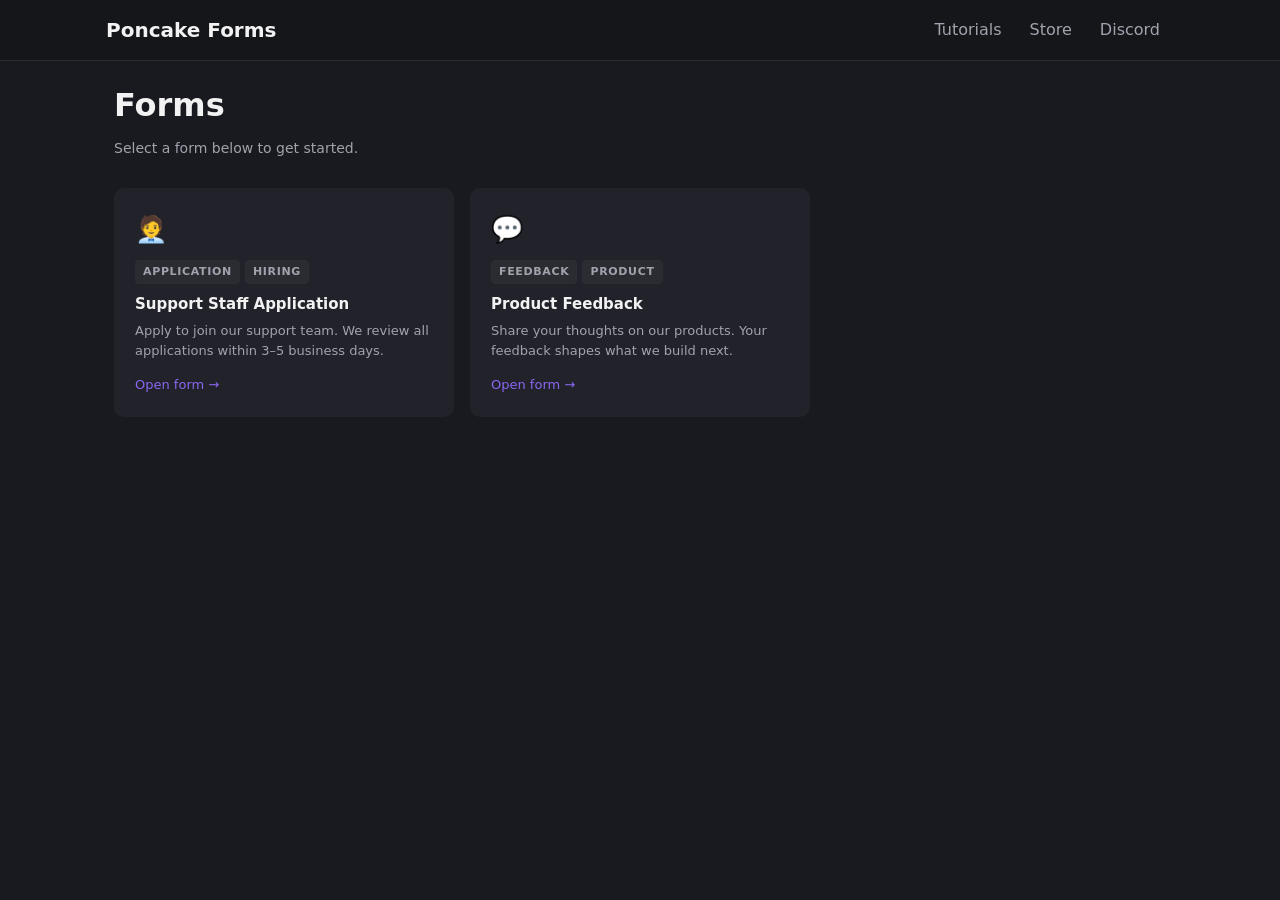
<file: index.html>
<!DOCTYPE html>
<html>
<head>
  <title>Forms — poncake.dev</title>
  <link rel="icon" href="data:image/svg+xml,<svg xmlns=%22http://www.w3.org/2000/svg%22 viewBox=%220 0 100 100%22><text y=%22.9em%22 font-size=%2290%22>📋</text></svg>">
  <meta charset="UTF-8">
  <meta name="viewport" content="width=device-width, initial-scale=1.0">
  <link rel="stylesheet" href="style.css">
</head>
<body>

<div class="nav">
  <div class="nav-inner">
    <strong>Poncake Forms</strong>
    <div class="nav-links">
      <a href="https://tutorials.poncake.dev" target="_blank">Tutorials</a>
      <a href="https://poncake.dev" target="_blank">Store</a>
      <a href="https://discord.gg/7nt8MUVpcD" target="_blank">Discord</a>
    </div>
  </div>
</div>

<div class="container">
  <div class="page-header">
    <h1>Forms</h1>
    <p>Select a form below to get started.</p>
  </div>

  <div class="forms-grid" id="forms-grid">
    <!-- Cards rendered by JS from FORMS config below -->
  </div>
</div>

<script>
// ================================================================
//  FORMS CONFIG
//  To add a new form: copy an object below, paste it inside the
//  array, fill in your values, and create the matching HTML file
//  in the /forms/ directory.
// ================================================================
const FORMS = [
  {
    title:       "Support Staff Application",
    description: "Apply to join our support team. We review all applications within 3–5 business days.",
    icon:        "🧑‍💼",
    tags:        ["Application", "Hiring"],
    href:        "/support-staff/"
  },
  {
    title:       "Product Feedback",
    description: "Share your thoughts on our products. Your feedback shapes what we build next.",
    icon:        "💬",
    tags:        ["Feedback", "Product"],
    href:        "/feedback/"
  }
  // ✅ ADD MORE FORMS HERE — follow the pattern above
  // {
  //   title:       "Bug Report",
  //   description: "Found something broken? Let us know and we'll fix it fast.",
  //   icon:        "🐛",
  //   tags:        ["Support", "Dev"],
  //   href:        "forms/bug-report.html"
  // },
];
// ================================================================

const grid = document.getElementById('forms-grid');

FORMS.forEach(form => {
  const a = document.createElement('a');
  a.href = form.href;
  a.className = 'form-card';
  a.innerHTML = `
    <div class="form-card-icon">${form.icon}</div>
    <div class="form-card-tags">${form.tags.map(t => `<span class="tag">${t}</span>`).join('')}</div>
    <h2>${form.title}</h2>
    <p>${form.description}</p>
    <div class="form-card-cta">Open form →</div>
  `;
  grid.appendChild(a);
});
</script>

</body>
</html>
</file>
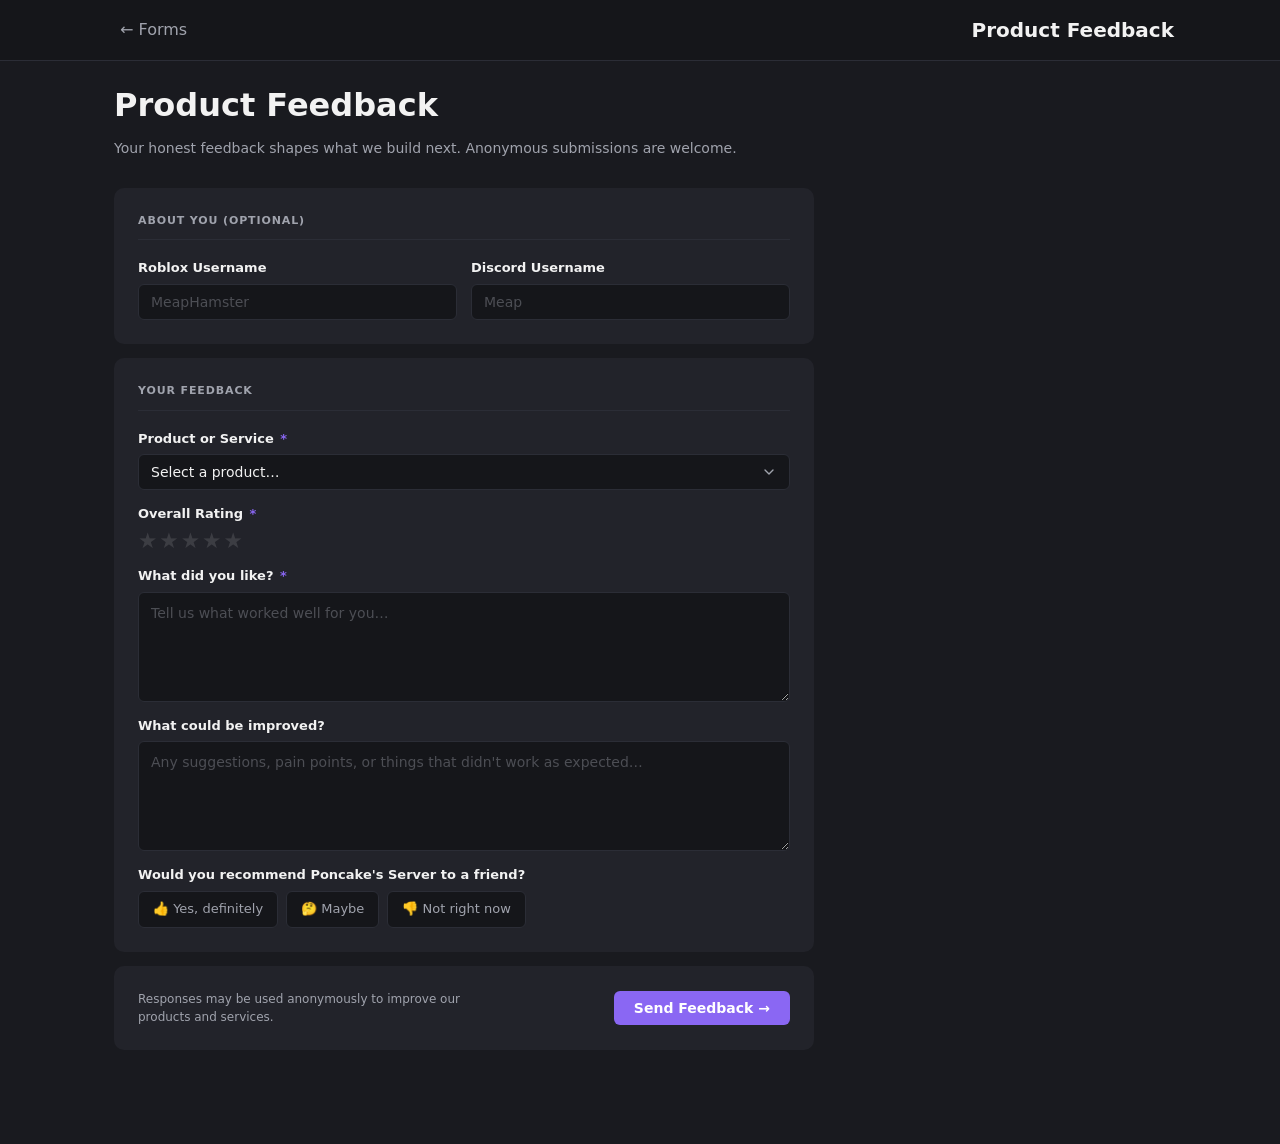
<file: feedback/index.html>
<!DOCTYPE html>
<html>
<head>
  <title>Product Feedback — poncake.dev</title>
  <link rel="icon" href="data:image/svg+xml,<svg xmlns=%22http://www.w3.org/2000/svg%22 viewBox=%220 0 100 100%22><text y=%22.9em%22 font-size=%2290%22>📋</text></svg>">
  <meta charset="UTF-8">
  <meta name="viewport" content="width=device-width, initial-scale=1.0">
  <link rel="stylesheet" href="../style.css">
</head>
<body>

<div class="nav">
  <div class="nav-inner">
    <a href="/">← Forms</a>
    <strong>Product Feedback</strong>
  </div>
</div>

<div class="container">
  <div class="form-wrap">

    <div class="page-header">
      <h1>Product Feedback</h1>
      <p>Your honest feedback shapes what we build next. Anonymous submissions are welcome.</p>
    </div>

    <!-- SUCCESS STATE -->
    <div class="success-state" id="success">
      <div class="success-icon">✓</div>
      <h2>Feedback Sent!</h2>
      <p>Thanks for taking the time to share your thoughts. We genuinely appreciate it.</p>
      <a href="/" class="button"><span class="btn-text">← Back to Forms</span></a>
    </div>

    <!-- FORM -->
    <form id="main-form" novalidate>

      <div class="form-section">
        <div class="form-section-title">About You (optional)</div>
        <div class="form-grid">
          <div class="form-group">
            <label for="robloxName">Roblox Username</label>
            <input type="text" id="robloxName" name="robloxName" placeholder="MeapHamster" autocomplete="name">
          </div>
          <div class="form-group">
            <label for="discordName">Discord Username</label>
            <input type="text" id="discordName" name="discordName" placeholder="Meap" autocomplete="name">
          </div>
        </div>
      </div>

      <div class="form-section">
        <div class="form-section-title">Your Feedback</div>
        <div class="form-grid">
          <div class="form-group full">
            <label for="product">Product or Service <span class="req">*</span></label>
            <select id="product" name="product" required>
              <option value="" disabled selected>Select a product…</option>
              <option value="Advanced Fire Hose">Advanced Fire Hose</option>
              <option value="Advanced Fire Hose Expansion Pack">Advanced Fire Hose Expansion Pack</option>
              <option value="ATM System">ATM System</option>
              <option value="Automatic Fire Generator">Automatic Fire Generator</option>
              <option value="Auto-Eject Ports">Auto-Eject Ports</option>
              <option value="Bearcat Animation Running Boards">Bearcat Animation Running Boards</option>
              <option value="Body/Dash Cameras">Body/Dash Cameras</option>
              <option value="Bollard Barriers">Bollard Barriers</option>
              <option value="Booking System">Booking System</option>
              <option value="Emergency Services Radio">Emergency Services Radio</option>
              <option value="Fire Hose">Fire Hose</option>
              <option value="Fire Pole">Fire Pole</option>
              <option value="Handcuffs">Handcuffs</option>
              <option value="Standard Running Boards">Standard Running Boards</option>
              <option value="Team Changer">Team Changer</option>
              <option value="Trunk System">Trunk System</option>
              <option value="Vehicle Exhaust Extractor">Vehicle Exhaust Extractor</option>
              <option value="tutorials.poncake.dev">Tutorials (tutorials.poncake.dev)</option>
              <option value="forms.poncake.dev">Forms (forms.poncake.dev)</option>
              <option value="poncake.dev">Shop (poncake.dev)</option>
              <option value="Roblox Shop">Roblox Shop</option>
              <option value="Other">Other</option>
            </select>
          </div>
          <div class="form-group full">
            <label>Overall Rating <span class="req">*</span></label>
            <div class="star-rating" role="group" aria-label="Rating">
              <input type="radio" id="s5" name="rating" value="5" required>
              <label for="s5" title="5 stars">★</label>
              <input type="radio" id="s4" name="rating" value="4">
              <label for="s4" title="4 stars">★</label>
              <input type="radio" id="s3" name="rating" value="3">
              <label for="s3" title="3 stars">★</label>
              <input type="radio" id="s2" name="rating" value="2">
              <label for="s2" title="2 stars">★</label>
              <input type="radio" id="s1" name="rating" value="1">
              <label for="s1" title="1 star">★</label>
            </div>
          </div>
          <div class="form-group full">
            <label for="liked">What did you like? <span class="req">*</span></label>
            <textarea id="liked" name="liked" placeholder="Tell us what worked well for you…" required></textarea>
          </div>
          <div class="form-group full">
            <label for="improve">What could be improved?</label>
            <textarea id="improve" name="improve" placeholder="Any suggestions, pain points, or things that didn't work as expected…"></textarea>
          </div>
          <div class="form-group full">
            <label>Would you recommend Poncake's Server to a friend?</label>
            <div class="radio-group">
              <div class="radio-option">
                <input type="radio" id="rec-yes" name="recommend" value="Yes, definitely">
                <label for="rec-yes">👍 Yes, definitely</label>
              </div>
              <div class="radio-option">
                <input type="radio" id="rec-maybe" name="recommend" value="Maybe">
                <label for="rec-maybe">🤔 Maybe</label>
              </div>
              <div class="radio-option">
                <input type="radio" id="rec-no" name="recommend" value="Not right now">
                <label for="rec-no">👎 Not right now</label>
              </div>
            </div>
          </div>
        </div>
      </div>

      <div class="form-section submit-row">
        <span class="form-note">Responses may be used anonymously to improve our products and services.</span>
        <button type="submit" class="button" id="submit-btn">
          <span class="btn-text">Send Feedback →</span>
        </button>
      </div>

    </form>
  </div>
</div>

<script>
const GOOGLE_FORM_ID = "1FAIpQLSe2s0kD6URB4z6yo0JD5RjhTa4P0GGTzSgRIWuotLUUb2TvOA";

const ENTRY_MAP = {
  robloxName:    "entry.1966493127",
  discordName:   "entry.1064993629",
  product:       "entry.824026973",
  rating:        "entry.486537125",
  liked:         "entry.302555213",
  improve:       "entry.74216070",
  recommend:     "entry.925461624",
};
// ================================================================

const form      = document.getElementById('main-form');
const submitBtn = document.getElementById('submit-btn');
const successEl = document.getElementById('success');

form.addEventListener('submit', async (e) => {
  e.preventDefault();
  if (!form.checkValidity()) { form.reportValidity(); return; }

  submitBtn.disabled = true;
  submitBtn.querySelector('.btn-text').textContent = 'Sending…';

  const data    = new FormData(form);
  const payload = new FormData();

  for (const [field, entryId] of Object.entries(ENTRY_MAP)) {
    const val = data.get(field);
    if (val) payload.append(entryId, val);
  }

  try {
    await fetch(
      `https://docs.google.com/forms/d/e/${GOOGLE_FORM_ID}/formResponse`,
      { method: 'POST', body: payload, mode: 'no-cors' }
    );
  } catch (err) {
    console.warn('[Google Forms]', err);
  }

  form.style.display = 'none';
  successEl.style.display = 'block';
  window.scrollTo({ top: 0, behavior: 'smooth' });
});
</script>

</body>
</html>
</file>
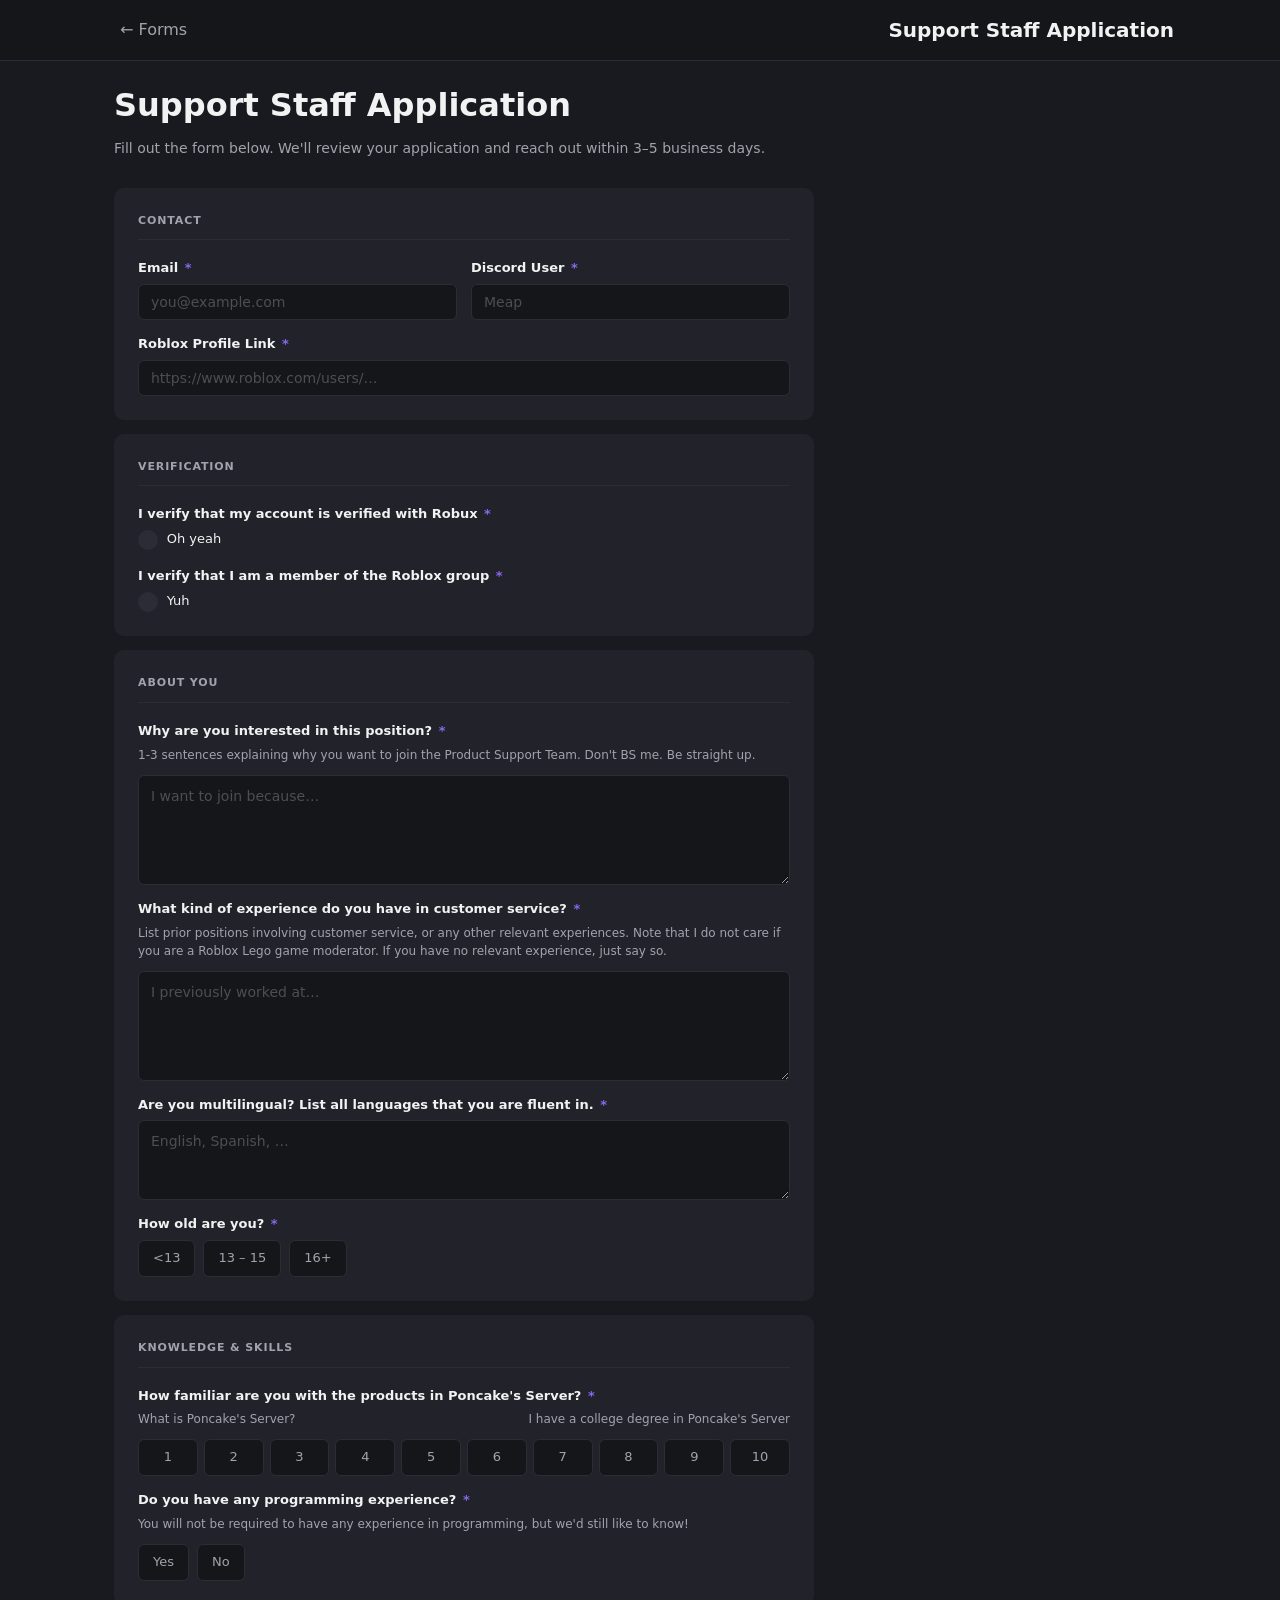
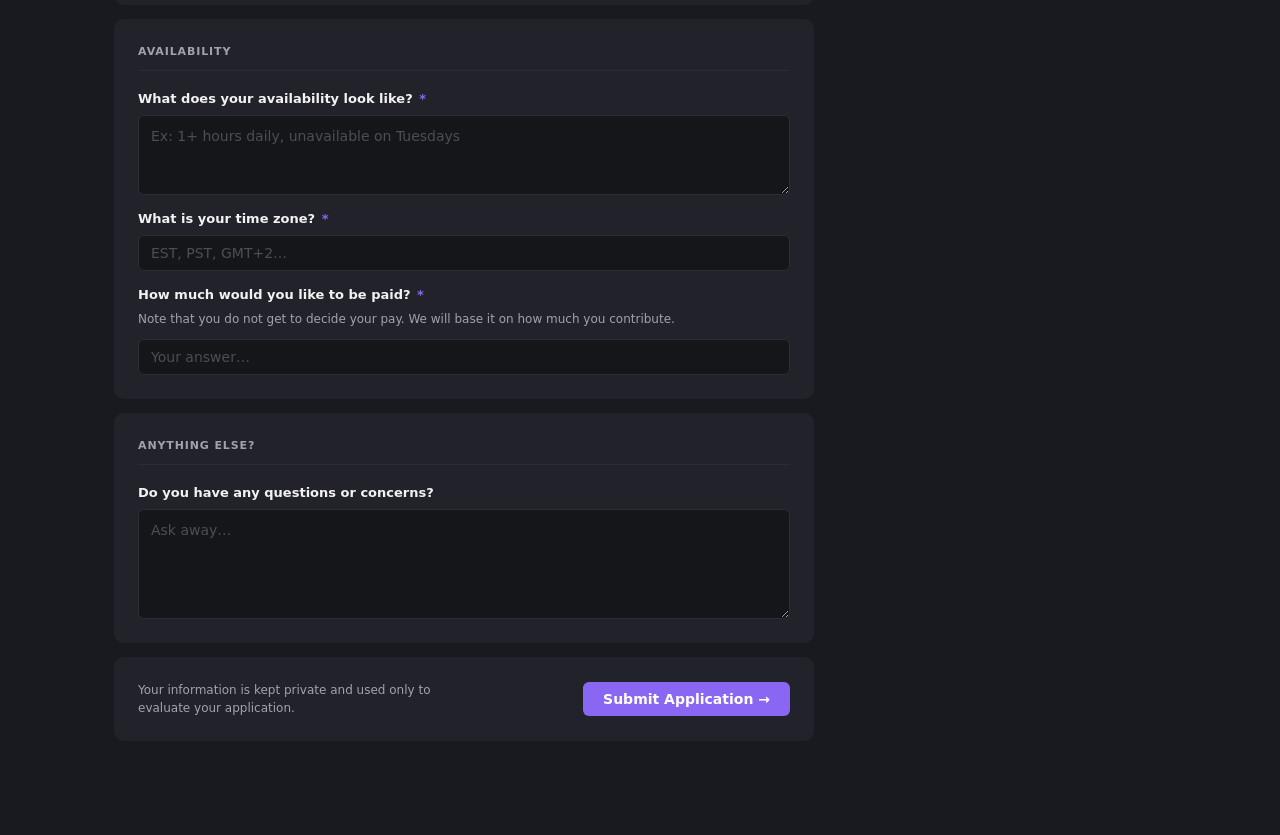
<file: support-staff/index.html>
<!DOCTYPE html>
<html>
<head>
  <title>Support Staff Application — poncake.dev</title>
  <link rel="icon" href="data:image/svg+xml,<svg xmlns=%22http://www.w3.org/2000/svg%22 viewBox=%220 0 100 100%22><text y=%22.9em%22 font-size=%2290%22>📋</text></svg>">
  <meta charset="UTF-8">
  <meta name="viewport" content="width=device-width, initial-scale=1.0">
  <link rel="stylesheet" href="../style.css">
</head>
<body>

<div class="nav">
  <div class="nav-inner">
    <a href="/">← Forms</a>
    <strong>Support Staff Application</strong>
  </div>
</div>

<div class="container">
  <div class="form-wrap">

    <div class="page-header">
      <h1>Support Staff Application</h1>
      <p>Fill out the form below. We'll review your application and reach out within 3–5 business days.</p>
    </div>

    <!-- SUCCESS STATE (shown after submit) -->
    <div class="success-state" id="success">
      <div class="success-icon">✓</div>
      <h2>Application Received!</h2>
      <p>Thanks for applying. We'll review your application and be in touch shortly.</p>
      <a href="/" class="button"><span class="btn-text">← Back to Forms</span></a>
    </div>

    <!-- FORM -->
    <form id="main-form" novalidate>

      <!-- CONTACT -->
      <div class="form-section">
        <div class="form-section-title">Contact</div>
        <div class="form-grid">
          <div class="form-group">
            <label for="email">Email <span class="req">*</span></label>
            <input type="email" id="email" name="email" placeholder="you@example.com" required autocomplete="email">
          </div>
          <div class="form-group">
            <label for="discord">Discord User <span class="req">*</span></label>
            <input type="text" id="discord" name="discord" placeholder="Meap" required>
          </div>
          <div class="form-group full">
            <label for="roblox">Roblox Profile Link <span class="req">*</span></label>
            <input type="text" id="roblox" name="roblox" placeholder="https://www.roblox.com/users/…" required>
          </div>
        </div>
      </div>

      <!-- VERIFICATION -->
      <div class="form-section">
        <div class="form-section-title">Verification</div>

        <label style="display:block;">I verify that my account is verified with Robux <span class="req">*</span></label>
        <label class="checkbox-option">
          <input type="checkbox" name="verifyRobuy" value="Oh yeah" required id="verifyRobuy">
          <span style="margin-bottom:16px;" class="checkbox-box">✓</span>
          <span class="checkbox-label">&nbspOh yeah</span>
        </label>

        <label style="display:block;">I verify that I am a member of the Roblox group <span class="req">*</span></label>
        <label class="checkbox-option">
          <input style="margin-bottom:16px;" type="checkbox" name="verifyGroup" value="Yuh" required id="verifyGroup">
          <span class="checkbox-box">✓</span>
          <span class="checkbox-label">&nbspYuh</span>
        </label>
      </div>

      <!-- ABOUT YOU -->
      <div class="form-section">
        <div class="form-section-title">About You</div>
        <div class="form-grid">

          <div class="form-group full">
            <label for="interest">Why are you interested in this position? <span class="req">*</span></label>
            <p class="field-hint">1-3 sentences explaining why you want to join the Product Support Team. Don't BS me. Be straight up.</p>
            <textarea id="interest" name="interest" placeholder="I want to join because…" required></textarea>
          </div>

          <div class="form-group full">
            <label for="csExperience">What kind of experience do you have in customer service? <span class="req">*</span></label>
            <p class="field-hint">List prior positions involving customer service, or any other relevant experiences. Note that I do not care if you are a Roblox Lego game moderator. If you have no relevant experience, just say so.</p>
            <textarea id="csExperience" name="csExperience" placeholder="I previously worked at…" required></textarea>
          </div>

          <div class="form-group full">
            <label for="languages">Are you multilingual? List all languages that you are fluent in. <span class="req">*</span></label>
            <textarea id="languages" name="languages" placeholder="English, Spanish, …" required style="min-height: 80px;"></textarea>
          </div>

          <div class="form-group full">
            <label>How old are you? <span class="req">*</span></label>
            <div class="radio-group">
              <div class="radio-option">
                <input type="radio" id="age1" name="age" value="&lt;13" required>
                <label for="age1">&lt;13</label>
              </div>
              <div class="radio-option">
                <input type="radio" id="age2" name="age" value="13 - 15">
                <label for="age2">13 – 15</label>
              </div>
              <div class="radio-option">
                <input type="radio" id="age3" name="age" value="16+">
                <label for="age3">16+</label>
              </div>
            </div>
          </div>

        </div>
      </div>

      <!-- KNOWLEDGE & SKILLS -->
      <div class="form-section">
        <div class="form-section-title">Knowledge &amp; Skills</div>
        <div class="form-grid">

          <div class="form-group full">
            <label>How familiar are you with the products in Poncake's Server? <span class="req">*</span></label>
            <div style="display: flex; justify-content: space-between;">
              <p class="field-hint">What is Poncake's Server?</p>
              <p style="text-align: right" class="field-hint">I have a college degree in Poncake's Server</p>
            </div>
            <div class="scale-group" id="familiarityGroup">
              <div class="radio-option"><input type="radio" id="fam1"  name="familiarity" value="1"  required><label for="fam1">1</label></div>
              <div class="radio-option"><input type="radio" id="fam2"  name="familiarity" value="2"><label for="fam2">2</label></div>
              <div class="radio-option"><input type="radio" id="fam3"  name="familiarity" value="3"><label for="fam3">3</label></div>
              <div class="radio-option"><input type="radio" id="fam4"  name="familiarity" value="4"><label for="fam4">4</label></div>
              <div class="radio-option"><input type="radio" id="fam5"  name="familiarity" value="5"><label for="fam5">5</label></div>
              <div class="radio-option"><input type="radio" id="fam6"  name="familiarity" value="6"><label for="fam6">6</label></div>
              <div class="radio-option"><input type="radio" id="fam7"  name="familiarity" value="7"><label for="fam7">7</label></div>
              <div class="radio-option"><input type="radio" id="fam8"  name="familiarity" value="8"><label for="fam8">8</label></div>
              <div class="radio-option"><input type="radio" id="fam9"  name="familiarity" value="9"><label for="fam9">9</label></div>
              <div class="radio-option"><input type="radio" id="fam10" name="familiarity" value="10"><label for="fam10">10</label></div>
            </div>
          </div>

          <div class="form-group full">
            <label>Do you have any programming experience? <span class="req">*</span></label>
            <p class="field-hint">You will not be required to have any experience in programming, but we'd still like to know!</p>
            <div class="radio-group">
              <div class="radio-option">
                <input type="radio" id="progYes" name="programming" value="Yes" required>
                <label for="progYes">Yes</label>
              </div>
              <div class="radio-option">
                <input type="radio" id="progNo" name="programming" value="No">
                <label for="progNo">No</label>
              </div>
            </div>
          </div>

        </div>
      </div>

      <!-- AVAILABILITY -->
      <div class="form-section">
        <div class="form-section-title">Availability</div>
        <div class="form-grid">

          <div class="form-group full">
            <label for="availability">What does your availability look like? <span class="req">*</span></label>
            <textarea id="availability" name="availability" placeholder="Ex: 1+ hours daily, unavailable on Tuesdays" required style="min-height: 80px;"></textarea>
          </div>

          <div class="form-group full">
            <label for="timezone">What is your time zone? <span class="req">*</span></label>
            <input type="text" id="timezone" name="timezone" placeholder="EST, PST, GMT+2…" required>
          </div>

          <div class="form-group full">
            <label for="pay">How much would you like to be paid? <span class="req">*</span></label>
            <p class="field-hint">Note that you do not get to decide your pay. We will base it on how much you contribute.</p>
            <input type="text" id="pay" name="pay" placeholder="Your answer…" required>
          </div>

        </div>
      </div>

      <!-- QUESTIONS -->
      <div class="form-section">
        <div class="form-section-title">Anything Else?</div>
        <div class="form-group">
          <label for="questions">Do you have any questions or concerns?</label>
          <textarea id="questions" name="questions" placeholder="Ask away…"></textarea>
        </div>
      </div>

      <div class="form-section submit-row">
        <span class="form-note">Your information is kept private and used only to evaluate your application.</span>
        <button type="submit" class="button" id="submit-btn">
          <span class="btn-text">Submit Application →</span>
        </button>
      </div>

    </form>
  </div>
</div>

<script>
  const GOOGLE_FORM_ID = "1FAIpQLScCwO_N7IcHF9fnoxxRc-VWzuKPGTazo-E-VRFD6M6HWzUGaQ";

  const ENTRY_MAP = {
    email:          "entry.1966493127",
    discord:        "entry.1064993629",
    roblox:         "entry.824026973",
    verifyRobuy:    "entry.486537125",
    verifyGroup:    "entry.1006967599",
    interest:       "entry.191130381",
    csExperience:   "entry.302555213",
    languages:      "entry.74216070",
    familiarity:    "entry.767288266",
    programming:    "entry.1708249515",
    age:            "entry.1122900818",
    availability:   "entry.992227522",
    timezone:       "entry.661324177",
    pay:            "entry.1011141307",
    questions:      "entry.925461624",
  };
  // ================================================================

  const form      = document.getElementById('main-form');
  const submitBtn = document.getElementById('submit-btn');
  const successEl = document.getElementById('success');

  // Custom validation for required checkboxes (not natively supported well)
  function checkboxesValid() {
    const robuy = document.getElementById('verifyRobuy');
    const group = document.getElementById('verifyGroup');
    if (!robuy.checked) {
      robuy.closest('.checkbox-option').style.borderColor = '#ef4444';
      robuy.closest('.checkbox-option').scrollIntoView({ behavior: 'smooth', block: 'center' });
      return false;
    }
    if (!group.checked) {
      group.closest('.checkbox-option').style.borderColor = '#ef4444';
      group.closest('.checkbox-option').scrollIntoView({ behavior: 'smooth', block: 'center' });
      return false;
    }
    return true;
  }

  // Reset error highlight on check
  ['verifyRobuy','verifyGroup'].forEach(id => {
    document.getElementById(id).addEventListener('change', function() {
      this.closest('.checkbox-option').style.borderColor = '';
    });
  });

  form.addEventListener('submit', async (e) => {
    e.preventDefault();
    if (!form.checkValidity()) { form.reportValidity(); return; }
    if (!checkboxesValid()) return;

    submitBtn.disabled = true;
    submitBtn.querySelector('.btn-text').textContent = 'Submitting…';

    const data    = new FormData(form);
    const payload = new FormData();

    for (const [field, entryId] of Object.entries(ENTRY_MAP)) {
      const val = data.get(field);
      if (val) payload.append(entryId, val);
    }

    try {
      await fetch(
              `https://docs.google.com/forms/d/e/${GOOGLE_FORM_ID}/formResponse`,
              { method: 'POST', body: payload, mode: 'no-cors' }
      );
    } catch (err) {
      console.warn('[Google Forms]', err);
    }

    form.style.display = 'none';
    successEl.style.display = 'block';
    window.scrollTo({ top: 0, behavior: 'smooth' });
  });
</script>

</body>
</html>
</file>
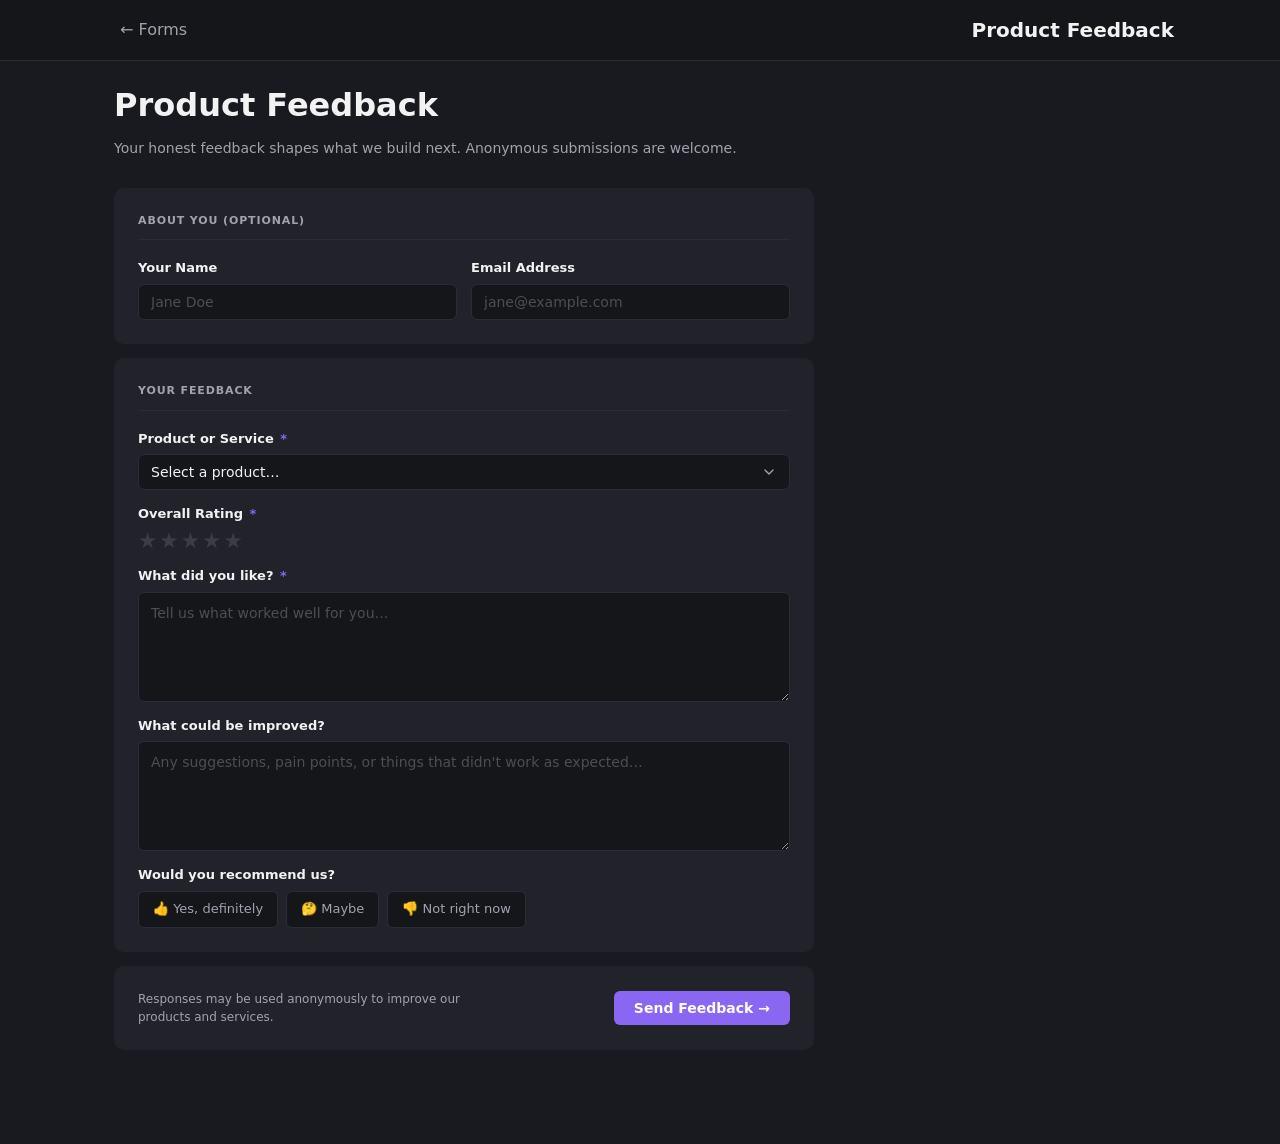
<file: product-feedback.html>
<!DOCTYPE html>
<html>
<head>
  <title>Product Feedback — poncake.dev</title>
  <link rel="icon" href="data:image/svg+xml,<svg xmlns=%22http://www.w3.org/2000/svg%22 viewBox=%220 0 100 100%22><text y=%22.9em%22 font-size=%2290%22>📋</text></svg>">
  <meta charset="UTF-8">
  <meta name="viewport" content="width=device-width, initial-scale=1.0">
  <link rel="stylesheet" href="../style.css">
</head>
<body>

<div class="nav">
  <div class="nav-inner">
    <a href="../">← Forms</a>
    <strong>Product Feedback</strong>
  </div>
</div>

<div class="container">
  <div class="form-wrap">

    <div class="page-header">
      <h1>Product Feedback</h1>
      <p>Your honest feedback shapes what we build next. Anonymous submissions are welcome.</p>
    </div>

    <!-- SUCCESS STATE -->
    <div class="success-state" id="success">
      <div class="success-icon">✓</div>
      <h2>Feedback Sent!</h2>
      <p>Thanks for taking the time to share your thoughts. We genuinely appreciate it.</p>
      <a href="../" class="button"><span class="btn-text">← Back to Forms</span></a>
    </div>

    <!-- FORM -->
    <form id="main-form" novalidate>

      <div class="form-section">
        <div class="form-section-title">About You (optional)</div>
        <div class="form-grid">
          <div class="form-group">
            <label for="name">Your Name</label>
            <input type="text" id="name" name="name" placeholder="Jane Doe" autocomplete="name">
          </div>
          <div class="form-group">
            <label for="email">Email Address</label>
            <input type="email" id="email" name="email" placeholder="jane@example.com" autocomplete="email">
          </div>
        </div>
      </div>

      <div class="form-section">
        <div class="form-section-title">Your Feedback</div>
        <div class="form-grid">
          <div class="form-group full">
            <label for="product">Product or Service <span class="req">*</span></label>
            <select id="product" name="product" required>
              <option value="" disabled selected>Select a product…</option>
              <option value="Tutorials">Tutorials</option>
              <option value="Product A">Product A</option>
              <option value="Product B">Product B</option>
              <option value="Website / General">Website / General</option>
              <option value="Other">Other</option>
            </select>
          </div>
          <div class="form-group full">
            <label>Overall Rating <span class="req">*</span></label>
            <div class="star-rating" role="group" aria-label="Rating">
              <input type="radio" id="s5" name="rating" value="5" required>
              <label for="s5" title="5 stars">★</label>
              <input type="radio" id="s4" name="rating" value="4">
              <label for="s4" title="4 stars">★</label>
              <input type="radio" id="s3" name="rating" value="3">
              <label for="s3" title="3 stars">★</label>
              <input type="radio" id="s2" name="rating" value="2">
              <label for="s2" title="2 stars">★</label>
              <input type="radio" id="s1" name="rating" value="1">
              <label for="s1" title="1 star">★</label>
            </div>
          </div>
          <div class="form-group full">
            <label for="liked">What did you like? <span class="req">*</span></label>
            <textarea id="liked" name="liked" placeholder="Tell us what worked well for you…" required></textarea>
          </div>
          <div class="form-group full">
            <label for="improve">What could be improved?</label>
            <textarea id="improve" name="improve" placeholder="Any suggestions, pain points, or things that didn't work as expected…"></textarea>
          </div>
          <div class="form-group full">
            <label>Would you recommend us?</label>
            <div class="radio-group">
              <div class="radio-option">
                <input type="radio" id="rec-yes" name="recommend" value="Yes, definitely">
                <label for="rec-yes">👍 Yes, definitely</label>
              </div>
              <div class="radio-option">
                <input type="radio" id="rec-maybe" name="recommend" value="Maybe">
                <label for="rec-maybe">🤔 Maybe</label>
              </div>
              <div class="radio-option">
                <input type="radio" id="rec-no" name="recommend" value="Not right now">
                <label for="rec-no">👎 Not right now</label>
              </div>
            </div>
          </div>
        </div>
      </div>

      <div class="form-section submit-row">
        <span class="form-note">Responses may be used anonymously to improve our products and services.</span>
        <button type="submit" class="button" id="submit-btn">
          <span class="btn-text">Send Feedback →</span>
        </button>
      </div>

    </form>
  </div>
</div>

<script>
// ================================================================
//  GOOGLE FORMS CONFIG — Product Feedback
//
//  1. Open your Google Form. Copy the Form ID from the URL:
//     docs.google.com/forms/d/e/[FORM_ID]/viewform
//     Paste it into GOOGLE_FORM_ID below.
//
//  2. View the form page source (right-click → View Page Source)
//     and search for "entry." to find each field's entry ID.
//     Map them in ENTRY_MAP below.
// ================================================================
const GOOGLE_FORM_ID = "YOUR_FORM_ID_HERE";

const ENTRY_MAP = {
  name:      "entry.XXXXXXXXX",
  email:     "entry.XXXXXXXXX",
  product:   "entry.XXXXXXXXX",
  rating:    "entry.XXXXXXXXX",
  liked:     "entry.XXXXXXXXX",
  improve:   "entry.XXXXXXXXX",
  recommend: "entry.XXXXXXXXX",
};
// ================================================================

const form      = document.getElementById('main-form');
const submitBtn = document.getElementById('submit-btn');
const successEl = document.getElementById('success');

form.addEventListener('submit', async (e) => {
  e.preventDefault();
  if (!form.checkValidity()) { form.reportValidity(); return; }

  submitBtn.disabled = true;
  submitBtn.querySelector('.btn-text').textContent = 'Sending…';

  const data    = new FormData(form);
  const payload = new FormData();

  for (const [field, entryId] of Object.entries(ENTRY_MAP)) {
    const val = data.get(field);
    if (val) payload.append(entryId, val);
  }

  try {
    await fetch(
      `https://docs.google.com/forms/d/e/${GOOGLE_FORM_ID}/formResponse`,
      { method: 'POST', body: payload, mode: 'no-cors' }
    );
  } catch (err) {
    console.warn('[Google Forms]', err);
  }

  form.style.display = 'none';
  successEl.style.display = 'block';
  window.scrollTo({ top: 0, behavior: 'smooth' });
});
</script>

</body>
</html>
</file>
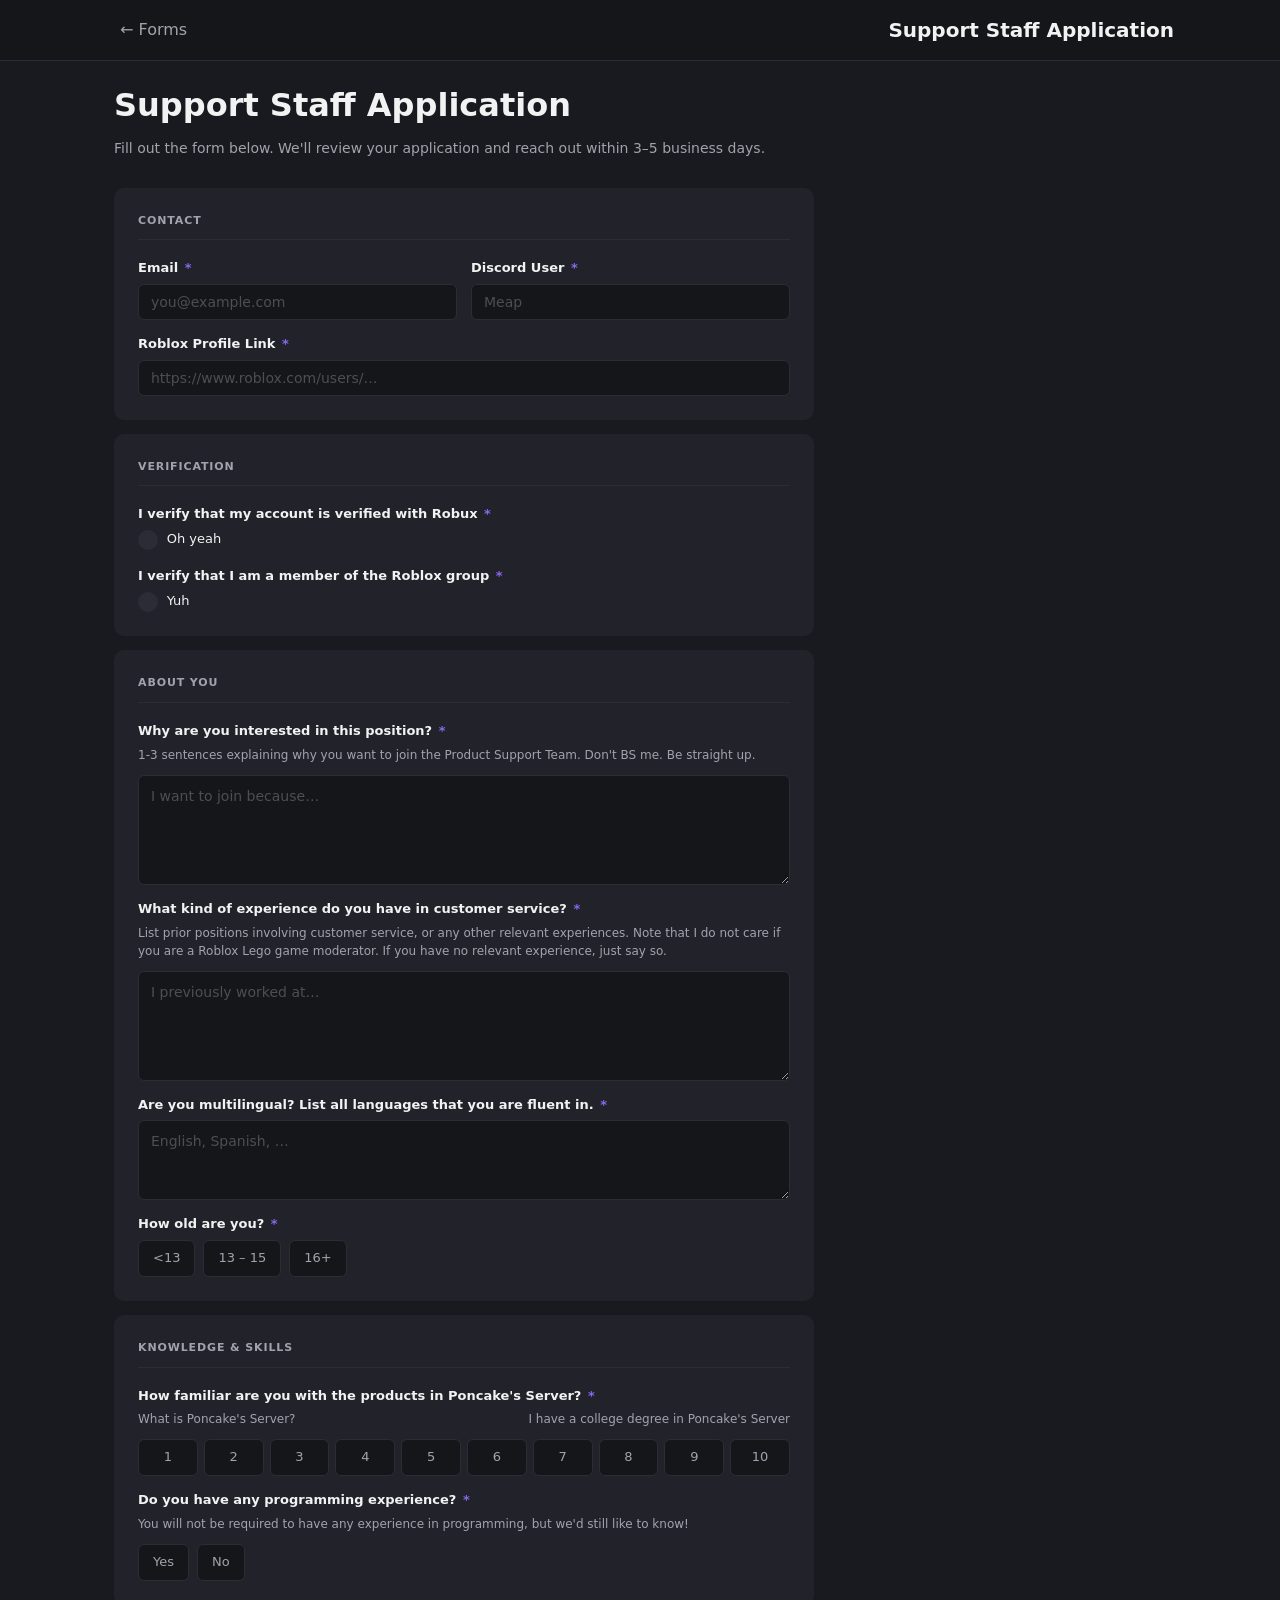
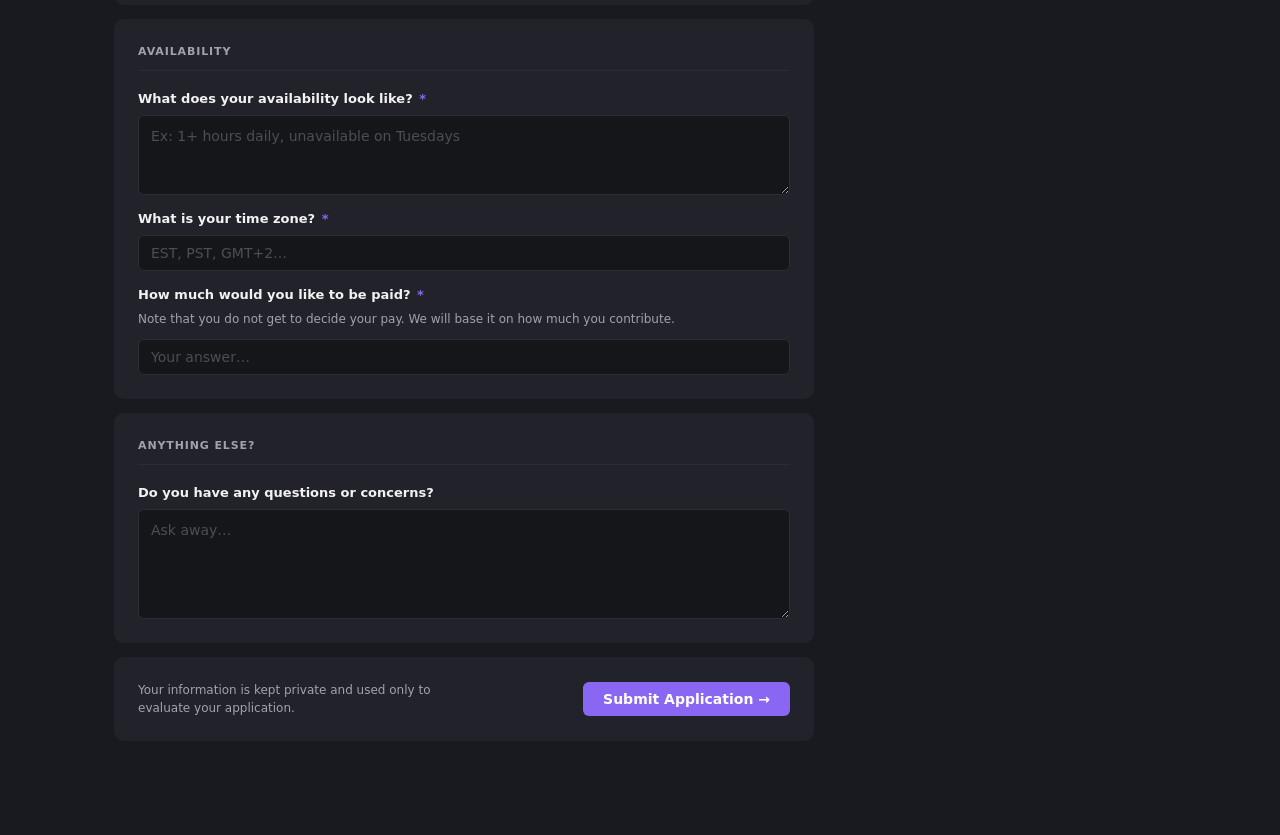
<file: support-staff-application.html>
<!DOCTYPE html>
<html>
<head>
  <title>Support Staff Application — poncake.dev</title>
  <link rel="icon" href="data:image/svg+xml,<svg xmlns=%22http://www.w3.org/2000/svg%22 viewBox=%220 0 100 100%22><text y=%22.9em%22 font-size=%2290%22>📋</text></svg>">
  <meta charset="UTF-8">
  <meta name="viewport" content="width=device-width, initial-scale=1.0">
  <link rel="stylesheet" href="../style.css">
</head>
<body>

<div class="nav">
  <div class="nav-inner">
    <a href="../">← Forms</a>
    <strong>Support Staff Application</strong>
  </div>
</div>

<div class="container">
  <div class="form-wrap">

    <div class="page-header">
      <h1>Support Staff Application</h1>
      <p>Fill out the form below. We'll review your application and reach out within 3–5 business days.</p>
    </div>

    <!-- SUCCESS STATE (shown after submit) -->
    <div class="success-state" id="success">
      <div class="success-icon">✓</div>
      <h2>Application Received!</h2>
      <p>Thanks for applying. We'll review your application and be in touch shortly.</p>
      <a href="../" class="button"><span class="btn-text">← Back to Forms</span></a>
    </div>

    <!-- FORM -->
    <form id="main-form" novalidate>

      <!-- CONTACT -->
      <div class="form-section">
        <div class="form-section-title">Contact</div>
        <div class="form-grid">
          <div class="form-group">
            <label for="email">Email <span class="req">*</span></label>
            <input type="email" id="email" name="email" placeholder="you@example.com" required autocomplete="email">
          </div>
          <div class="form-group">
            <label for="discord">Discord User <span class="req">*</span></label>
            <input type="text" id="discord" name="discord" placeholder="Meap" required>
          </div>
          <div class="form-group full">
            <label for="roblox">Roblox Profile Link <span class="req">*</span></label>
            <input type="text" id="roblox" name="roblox" placeholder="https://www.roblox.com/users/…" required>
          </div>
        </div>
      </div>

      <!-- VERIFICATION -->
      <div class="form-section">
        <div class="form-section-title">Verification</div>

        <label style="display:block;">I verify that my account is verified with Robux <span class="req">*</span></label>
        <label class="checkbox-option">
          <input type="checkbox" name="verifyRobuy" value="Oh yeah" required id="verifyRobuy">
          <span style="margin-bottom:16px;" class="checkbox-box">✓</span>
          <span class="checkbox-label">&nbspOh yeah</span>
        </label>

        <label style="display:block;">I verify that I am a member of the Roblox group <span class="req">*</span></label>
        <label class="checkbox-option">
          <input style="margin-bottom:16px;" type="checkbox" name="verifyGroup" value="Oh yeah" required id="verifyGroup">
          <span class="checkbox-box">✓</span>
          <span class="checkbox-label">&nbspYuh</span>
        </label>
      </div>

      <!-- ABOUT YOU -->
      <div class="form-section">
        <div class="form-section-title">About You</div>
        <div class="form-grid">

          <div class="form-group full">
            <label for="interest">Why are you interested in this position? <span class="req">*</span></label>
            <p class="field-hint">1-3 sentences explaining why you want to join the Product Support Team. Don't BS me. Be straight up.</p>
            <textarea id="interest" name="interest" placeholder="I want to join because…" required></textarea>
          </div>

          <div class="form-group full">
            <label for="csExperience">What kind of experience do you have in customer service? <span class="req">*</span></label>
            <p class="field-hint">List prior positions involving customer service, or any other relevant experiences. Note that I do not care if you are a Roblox Lego game moderator. If you have no relevant experience, just say so.</p>
            <textarea id="csExperience" name="csExperience" placeholder="I previously worked at…" required></textarea>
          </div>

          <div class="form-group full">
            <label for="languages">Are you multilingual? List all languages that you are fluent in. <span class="req">*</span></label>
            <textarea id="languages" name="languages" placeholder="English, Spanish, …" required style="min-height: 80px;"></textarea>
          </div>

          <div class="form-group full">
            <label>How old are you? <span class="req">*</span></label>
            <div class="radio-group">
              <div class="radio-option">
                <input type="radio" id="age1" name="age" value="&lt;13" required>
                <label for="age1">&lt;13</label>
              </div>
              <div class="radio-option">
                <input type="radio" id="age2" name="age" value="13 - 15">
                <label for="age2">13 – 15</label>
              </div>
              <div class="radio-option">
                <input type="radio" id="age3" name="age" value="16+">
                <label for="age3">16+</label>
              </div>
            </div>
          </div>

        </div>
      </div>

      <!-- KNOWLEDGE & SKILLS -->
      <div class="form-section">
        <div class="form-section-title">Knowledge &amp; Skills</div>
        <div class="form-grid">

          <div class="form-group full">
            <label>How familiar are you with the products in Poncake's Server? <span class="req">*</span></label>
            <div style="display: flex; justify-content: space-between;">
              <p class="field-hint">What is Poncake's Server?</p>
              <p style="text-align: right" class="field-hint">I have a college degree in Poncake's Server</p>
            </div>
            <div class="scale-group" id="familiarityGroup">
              <div class="radio-option"><input type="radio" id="fam1"  name="familiarity" value="1"  required><label for="fam1">1</label></div>
              <div class="radio-option"><input type="radio" id="fam2"  name="familiarity" value="2"><label for="fam2">2</label></div>
              <div class="radio-option"><input type="radio" id="fam3"  name="familiarity" value="3"><label for="fam3">3</label></div>
              <div class="radio-option"><input type="radio" id="fam4"  name="familiarity" value="4"><label for="fam4">4</label></div>
              <div class="radio-option"><input type="radio" id="fam5"  name="familiarity" value="5"><label for="fam5">5</label></div>
              <div class="radio-option"><input type="radio" id="fam6"  name="familiarity" value="6"><label for="fam6">6</label></div>
              <div class="radio-option"><input type="radio" id="fam7"  name="familiarity" value="7"><label for="fam7">7</label></div>
              <div class="radio-option"><input type="radio" id="fam8"  name="familiarity" value="8"><label for="fam8">8</label></div>
              <div class="radio-option"><input type="radio" id="fam9"  name="familiarity" value="9"><label for="fam9">9</label></div>
              <div class="radio-option"><input type="radio" id="fam10" name="familiarity" value="10"><label for="fam10">10</label></div>
            </div>
          </div>

          <div class="form-group full">
            <label>Do you have any programming experience? <span class="req">*</span></label>
            <p class="field-hint">You will not be required to have any experience in programming, but we'd still like to know!</p>
            <div class="radio-group">
              <div class="radio-option">
                <input type="radio" id="progYes" name="programming" value="Yes" required>
                <label for="progYes">Yes</label>
              </div>
              <div class="radio-option">
                <input type="radio" id="progNo" name="programming" value="No">
                <label for="progNo">No</label>
              </div>
            </div>
          </div>

        </div>
      </div>

      <!-- AVAILABILITY -->
      <div class="form-section">
        <div class="form-section-title">Availability</div>
        <div class="form-grid">

          <div class="form-group full">
            <label for="availability">What does your availability look like? <span class="req">*</span></label>
            <textarea id="availability" name="availability" placeholder="Ex: 1+ hours daily, unavailable on Tuesdays" required style="min-height: 80px;"></textarea>
          </div>

          <div class="form-group full">
            <label for="timezone">What is your time zone? <span class="req">*</span></label>
            <input type="text" id="timezone" name="timezone" placeholder="EST, PST, GMT+2…" required>
          </div>

          <div class="form-group full">
            <label for="pay">How much would you like to be paid? <span class="req">*</span></label>
            <p class="field-hint">Note that you do not get to decide your pay. We will base it on how much you contribute.</p>
            <input type="text" id="pay" name="pay" placeholder="Your answer…" required>
          </div>

        </div>
      </div>

      <!-- QUESTIONS -->
      <div class="form-section">
        <div class="form-section-title">Anything Else?</div>
        <div class="form-group">
          <label for="questions">Do you have any questions or concerns?</label>
          <textarea id="questions" name="questions" placeholder="Ask away…"></textarea>
        </div>
      </div>

      <div class="form-section submit-row">
        <span class="form-note">Your information is kept private and used only to evaluate your application.</span>
        <button type="submit" class="button" id="submit-btn">
          <span class="btn-text">Submit Application →</span>
        </button>
      </div>

    </form>
  </div>
</div>

<script>
  const GOOGLE_FORM_ID = "1FAIpQLScCwO_N7IcHF9fnoxxRc-VWzuKPGTazo-E-VRFD6M6HWzUGaQ";

  const ENTRY_MAP = {
    email:          "entry.1966493127",
    discord:        "entry.1064993629",
    roblox:         "entry.824026973",
    verifyRobuy:    "entry.486537125",
    verifyGroup:    "entry.1006967599",
    interest:       "entry.191130381",
    csExperience:   "entry.302555213",
    languages:      "entry.74216070",
    familiarity:    "entry.767288266",
    programming:    "entry.1708249515",
    age:            "entry.1122900818",
    availability:   "entry.992227522",
    timezone:       "entry.661324177",
    pay:            "entry.1011141307",
    questions:      "entry.925461624",
  };
  // ================================================================

  const form      = document.getElementById('main-form');
  const submitBtn = document.getElementById('submit-btn');
  const successEl = document.getElementById('success');

  // Custom validation for required checkboxes (not natively supported well)
  function checkboxesValid() {
    const robuy = document.getElementById('verifyRobuy');
    const group = document.getElementById('verifyGroup');
    if (!robuy.checked) {
      robuy.closest('.checkbox-option').style.borderColor = '#ef4444';
      robuy.closest('.checkbox-option').scrollIntoView({ behavior: 'smooth', block: 'center' });
      return false;
    }
    if (!group.checked) {
      group.closest('.checkbox-option').style.borderColor = '#ef4444';
      group.closest('.checkbox-option').scrollIntoView({ behavior: 'smooth', block: 'center' });
      return false;
    }
    return true;
  }

  // Reset error highlight on check
  ['verifyRobuy','verifyGroup'].forEach(id => {
    document.getElementById(id).addEventListener('change', function() {
      this.closest('.checkbox-option').style.borderColor = '';
    });
  });

  form.addEventListener('submit', async (e) => {
    e.preventDefault();
    if (!form.checkValidity()) { form.reportValidity(); return; }
    if (!checkboxesValid()) return;

    submitBtn.disabled = true;
    submitBtn.querySelector('.btn-text').textContent = 'Submitting…';

    const data    = new FormData(form);
    const payload = new FormData();

    for (const [field, entryId] of Object.entries(ENTRY_MAP)) {
      const val = data.get(field);
      if (val) payload.append(entryId, val);
    }

    try {
      await fetch(
              `https://docs.google.com/forms/d/e/${GOOGLE_FORM_ID}/formResponse`,
              { method: 'POST', body: payload, mode: 'no-cors' }
      );
    } catch (err) {
      console.warn('[Google Forms]', err);
    }

    form.style.display = 'none';
    successEl.style.display = 'block';
    window.scrollTo({ top: 0, behavior: 'smooth' });
  });
</script>

</body>
</html>
</file>
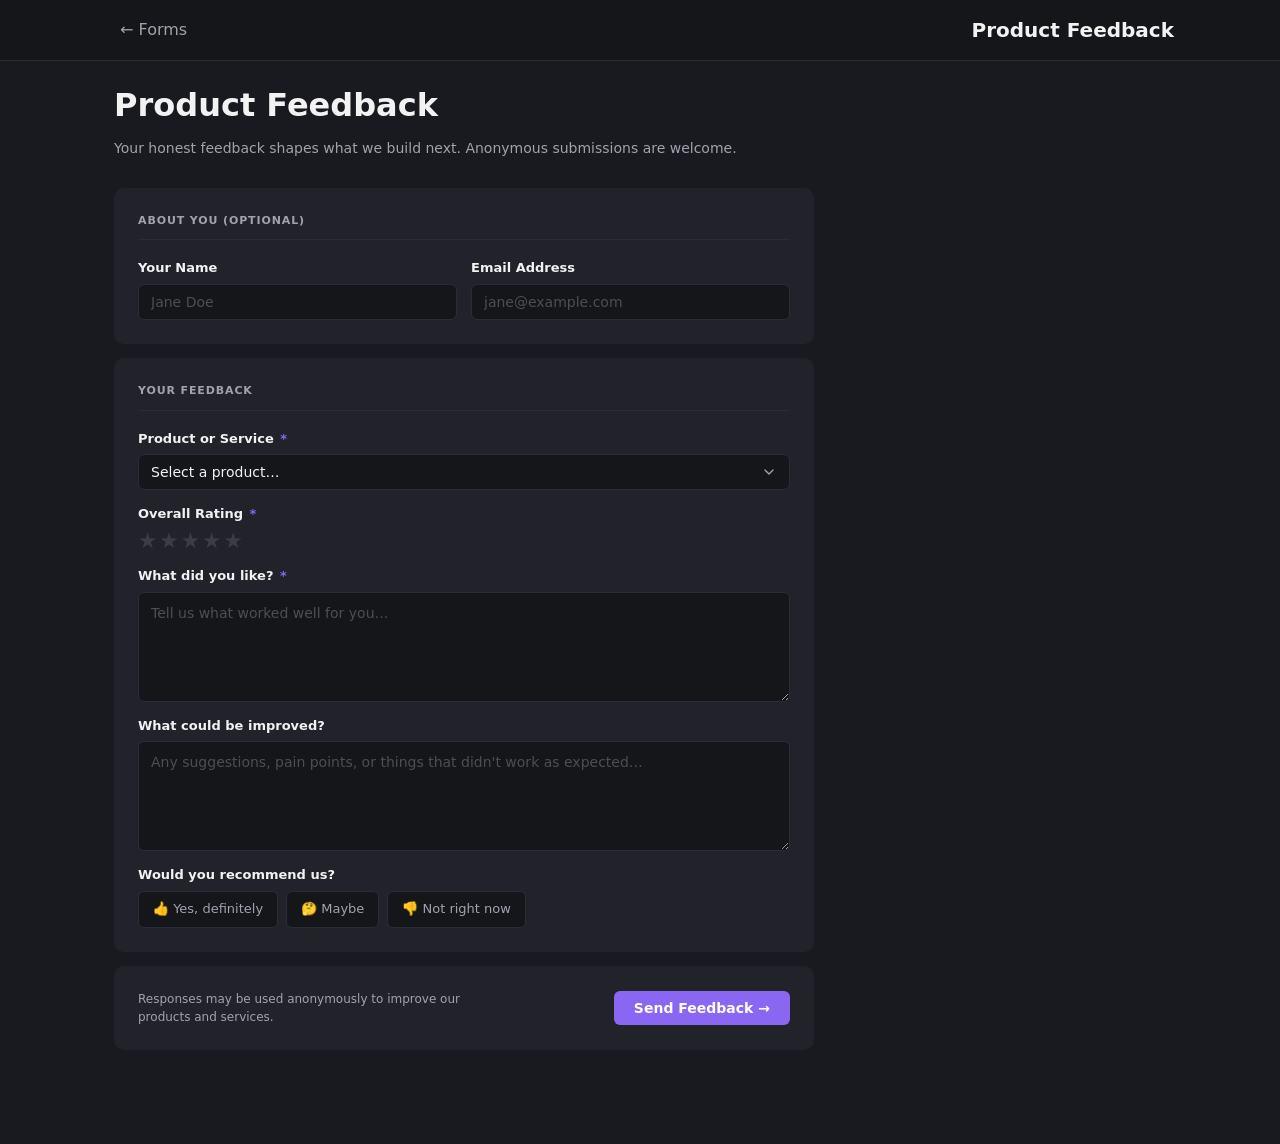
<file: feedback/product-feedback.html>
<!DOCTYPE html>
<html>
<head>
  <title>Product Feedback — poncake.dev</title>
  <link rel="icon" href="data:image/svg+xml,<svg xmlns=%22http://www.w3.org/2000/svg%22 viewBox=%220 0 100 100%22><text y=%22.9em%22 font-size=%2290%22>📋</text></svg>">
  <meta charset="UTF-8">
  <meta name="viewport" content="width=device-width, initial-scale=1.0">
  <link rel="stylesheet" href="../style.css">
</head>
<body>

<div class="nav">
  <div class="nav-inner">
    <a href="/">← Forms</a>
    <strong>Product Feedback</strong>
  </div>
</div>

<div class="container">
  <div class="form-wrap">

    <div class="page-header">
      <h1>Product Feedback</h1>
      <p>Your honest feedback shapes what we build next. Anonymous submissions are welcome.</p>
    </div>

    <!-- SUCCESS STATE -->
    <div class="success-state" id="success">
      <div class="success-icon">✓</div>
      <h2>Feedback Sent!</h2>
      <p>Thanks for taking the time to share your thoughts. We genuinely appreciate it.</p>
      <a href="../.." class="button"><span class="btn-text">← Back to Forms</span></a>
    </div>

    <!-- FORM -->
    <form id="main-form" novalidate>

      <div class="form-section">
        <div class="form-section-title">About You (optional)</div>
        <div class="form-grid">
          <div class="form-group">
            <label for="name">Your Name</label>
            <input type="text" id="name" name="name" placeholder="Jane Doe" autocomplete="name">
          </div>
          <div class="form-group">
            <label for="email">Email Address</label>
            <input type="email" id="email" name="email" placeholder="jane@example.com" autocomplete="email">
          </div>
        </div>
      </div>

      <div class="form-section">
        <div class="form-section-title">Your Feedback</div>
        <div class="form-grid">
          <div class="form-group full">
            <label for="product">Product or Service <span class="req">*</span></label>
            <select id="product" name="product" required>
              <option value="" disabled selected>Select a product…</option>
              <option value="Tutorials">Tutorials</option>
              <option value="Product A">Product A</option>
              <option value="Product B">Product B</option>
              <option value="Website / General">Website / General</option>
              <option value="Other">Other</option>
            </select>
          </div>
          <div class="form-group full">
            <label>Overall Rating <span class="req">*</span></label>
            <div class="star-rating" role="group" aria-label="Rating">
              <input type="radio" id="s5" name="rating" value="5" required>
              <label for="s5" title="5 stars">★</label>
              <input type="radio" id="s4" name="rating" value="4">
              <label for="s4" title="4 stars">★</label>
              <input type="radio" id="s3" name="rating" value="3">
              <label for="s3" title="3 stars">★</label>
              <input type="radio" id="s2" name="rating" value="2">
              <label for="s2" title="2 stars">★</label>
              <input type="radio" id="s1" name="rating" value="1">
              <label for="s1" title="1 star">★</label>
            </div>
          </div>
          <div class="form-group full">
            <label for="liked">What did you like? <span class="req">*</span></label>
            <textarea id="liked" name="liked" placeholder="Tell us what worked well for you…" required></textarea>
          </div>
          <div class="form-group full">
            <label for="improve">What could be improved?</label>
            <textarea id="improve" name="improve" placeholder="Any suggestions, pain points, or things that didn't work as expected…"></textarea>
          </div>
          <div class="form-group full">
            <label>Would you recommend us?</label>
            <div class="radio-group">
              <div class="radio-option">
                <input type="radio" id="rec-yes" name="recommend" value="Yes, definitely">
                <label for="rec-yes">👍 Yes, definitely</label>
              </div>
              <div class="radio-option">
                <input type="radio" id="rec-maybe" name="recommend" value="Maybe">
                <label for="rec-maybe">🤔 Maybe</label>
              </div>
              <div class="radio-option">
                <input type="radio" id="rec-no" name="recommend" value="Not right now">
                <label for="rec-no">👎 Not right now</label>
              </div>
            </div>
          </div>
        </div>
      </div>

      <div class="form-section submit-row">
        <span class="form-note">Responses may be used anonymously to improve our products and services.</span>
        <button type="submit" class="button" id="submit-btn">
          <span class="btn-text">Send Feedback →</span>
        </button>
      </div>

    </form>
  </div>
</div>

<script>
// ================================================================
//  GOOGLE FORMS CONFIG — Product Feedback
//
//  1. Open your Google Form. Copy the Form ID from the URL:
//     docs.google.com/forms/d/e/[FORM_ID]/viewform
//     Paste it into GOOGLE_FORM_ID below.
//
//  2. View the form page source (right-click → View Page Source)
//     and search for "entry." to find each field's entry ID.
//     Map them in ENTRY_MAP below.
// ================================================================
const GOOGLE_FORM_ID = "YOUR_FORM_ID_HERE";

const ENTRY_MAP = {
  name:      "entry.XXXXXXXXX",
  email:     "entry.XXXXXXXXX",
  product:   "entry.XXXXXXXXX",
  rating:    "entry.XXXXXXXXX",
  liked:     "entry.XXXXXXXXX",
  improve:   "entry.XXXXXXXXX",
  recommend: "entry.XXXXXXXXX",
};
// ================================================================

const form      = document.getElementById('main-form');
const submitBtn = document.getElementById('submit-btn');
const successEl = document.getElementById('success');

form.addEventListener('submit', async (e) => {
  e.preventDefault();
  if (!form.checkValidity()) { form.reportValidity(); return; }

  submitBtn.disabled = true;
  submitBtn.querySelector('.btn-text').textContent = 'Sending…';

  const data    = new FormData(form);
  const payload = new FormData();

  for (const [field, entryId] of Object.entries(ENTRY_MAP)) {
    const val = data.get(field);
    if (val) payload.append(entryId, val);
  }

  try {
    await fetch(
      `https://docs.google.com/forms/d/e/${GOOGLE_FORM_ID}/formResponse`,
      { method: 'POST', body: payload, mode: 'no-cors' }
    );
  } catch (err) {
    console.warn('[Google Forms]', err);
  }

  form.style.display = 'none';
  successEl.style.display = 'block';
  window.scrollTo({ top: 0, behavior: 'smooth' });
});
</script>

</body>
</html>
</file>
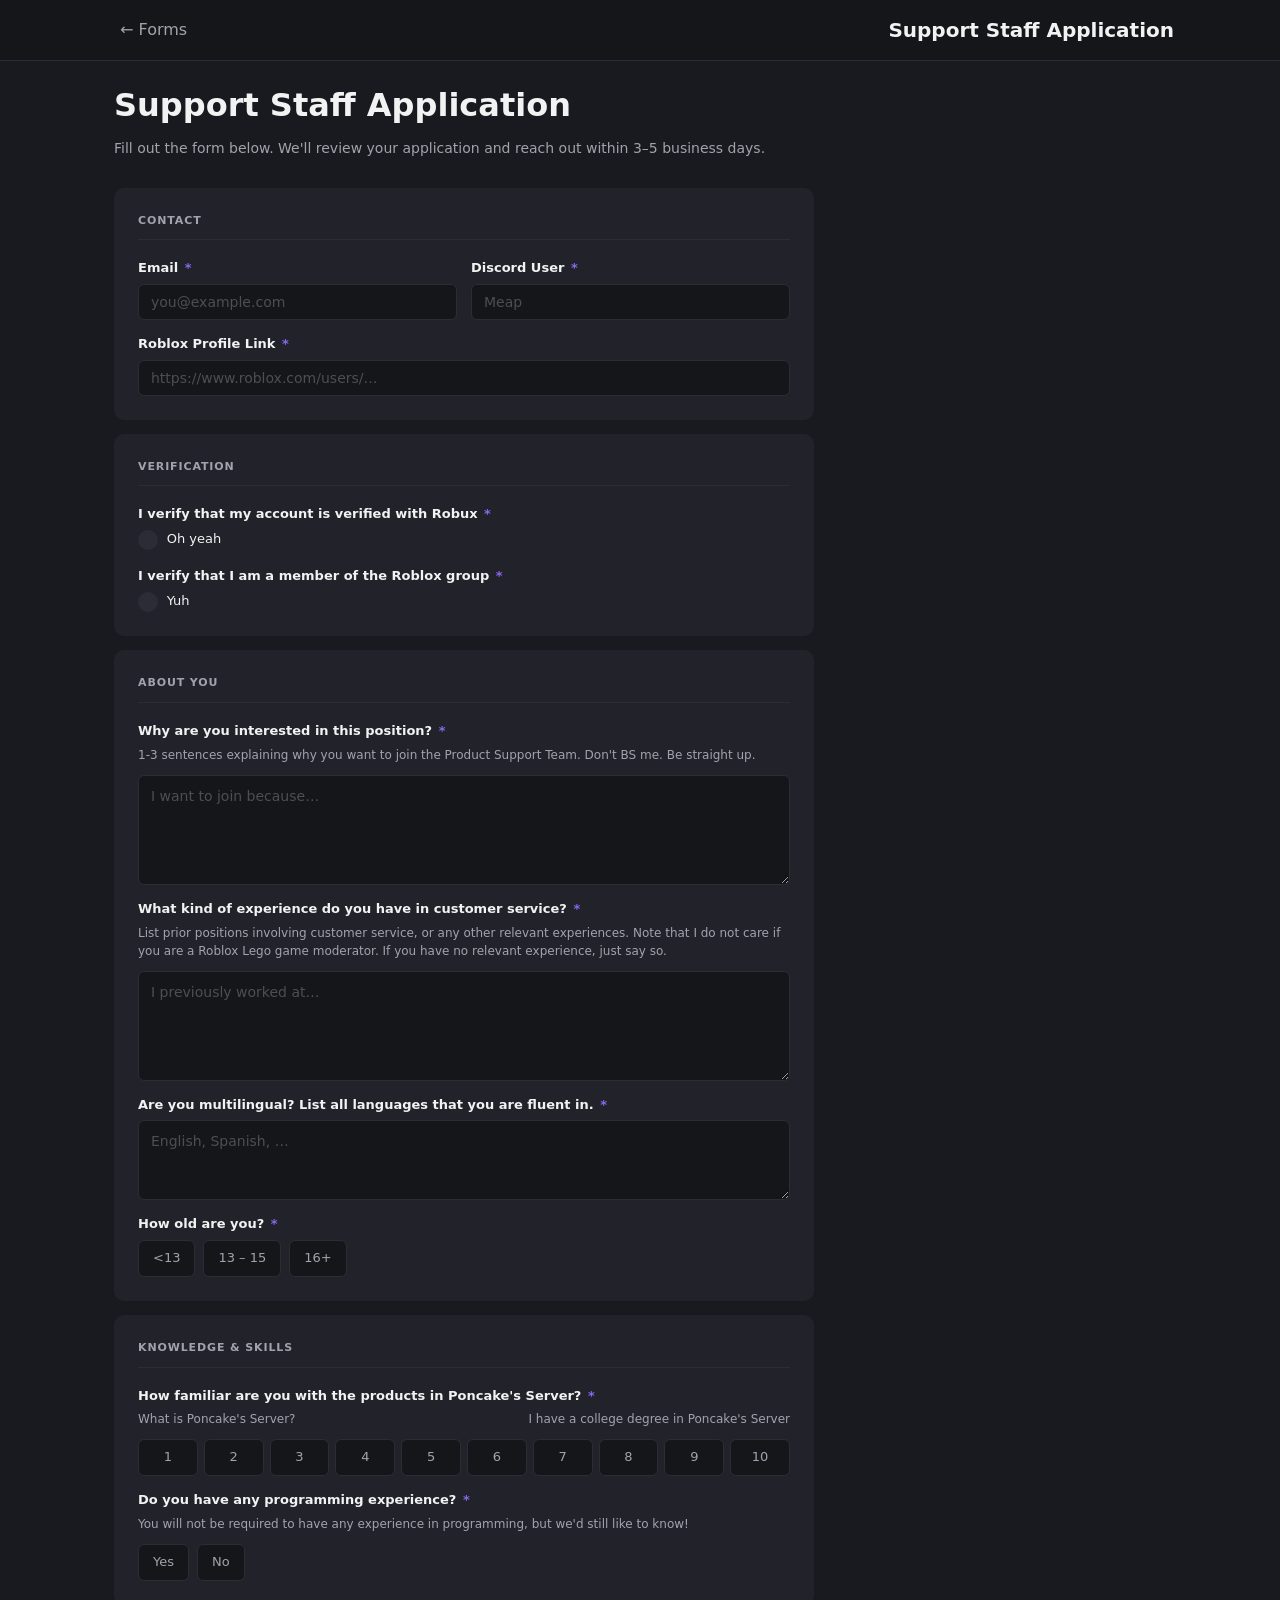
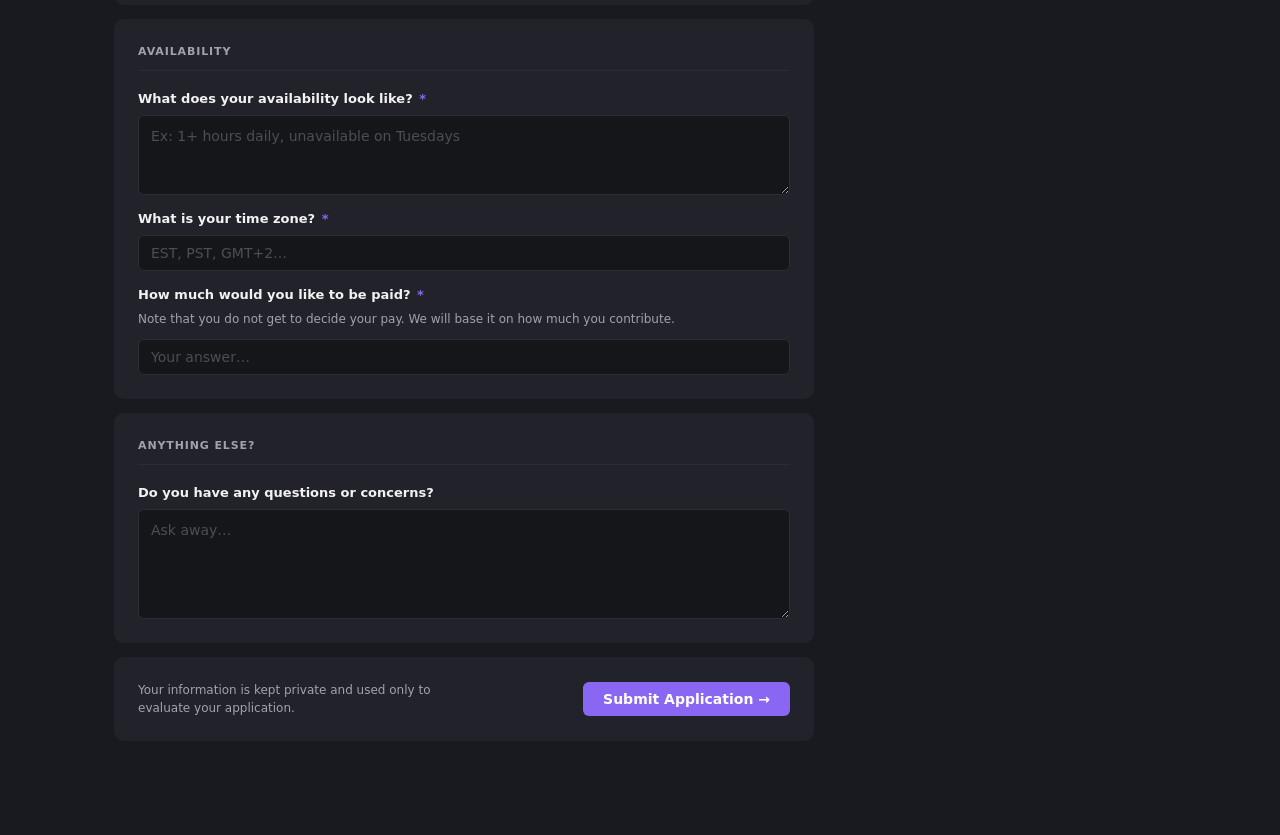
<file: support-staff/support-staff-application.html>
<!DOCTYPE html>
<html>
<head>
  <title>Support Staff Application — poncake.dev</title>
  <link rel="icon" href="data:image/svg+xml,<svg xmlns=%22http://www.w3.org/2000/svg%22 viewBox=%220 0 100 100%22><text y=%22.9em%22 font-size=%2290%22>📋</text></svg>">
  <meta charset="UTF-8">
  <meta name="viewport" content="width=device-width, initial-scale=1.0">
  <link rel="stylesheet" href="../style.css">
</head>
<body>

<div class="nav">
  <div class="nav-inner">
    <a href="../..">← Forms</a>
    <strong>Support Staff Application</strong>
  </div>
</div>

<div class="container">
  <div class="form-wrap">

    <div class="page-header">
      <h1>Support Staff Application</h1>
      <p>Fill out the form below. We'll review your application and reach out within 3–5 business days.</p>
    </div>

    <!-- SUCCESS STATE (shown after submit) -->
    <div class="success-state" id="success">
      <div class="success-icon">✓</div>
      <h2>Application Received!</h2>
      <p>Thanks for applying. We'll review your application and be in touch shortly.</p>
      <a href="/" class="button"><span class="btn-text">← Back to Forms</span></a>
    </div>

    <!-- FORM -->
    <form id="main-form" novalidate>

      <!-- CONTACT -->
      <div class="form-section">
        <div class="form-section-title">Contact</div>
        <div class="form-grid">
          <div class="form-group">
            <label for="email">Email <span class="req">*</span></label>
            <input type="email" id="email" name="email" placeholder="you@example.com" required autocomplete="email">
          </div>
          <div class="form-group">
            <label for="discord">Discord User <span class="req">*</span></label>
            <input type="text" id="discord" name="discord" placeholder="Meap" required>
          </div>
          <div class="form-group full">
            <label for="roblox">Roblox Profile Link <span class="req">*</span></label>
            <input type="text" id="roblox" name="roblox" placeholder="https://www.roblox.com/users/…" required>
          </div>
        </div>
      </div>

      <!-- VERIFICATION -->
      <div class="form-section">
        <div class="form-section-title">Verification</div>

        <label style="display:block;">I verify that my account is verified with Robux <span class="req">*</span></label>
        <label class="checkbox-option">
          <input type="checkbox" name="verifyRobuy" value="Oh yeah" required id="verifyRobuy">
          <span style="margin-bottom:16px;" class="checkbox-box">✓</span>
          <span class="checkbox-label">&nbspOh yeah</span>
        </label>

        <label style="display:block;">I verify that I am a member of the Roblox group <span class="req">*</span></label>
        <label class="checkbox-option">
          <input style="margin-bottom:16px;" type="checkbox" name="verifyGroup" value="Oh yeah" required id="verifyGroup">
          <span class="checkbox-box">✓</span>
          <span class="checkbox-label">&nbspYuh</span>
        </label>
      </div>

      <!-- ABOUT YOU -->
      <div class="form-section">
        <div class="form-section-title">About You</div>
        <div class="form-grid">

          <div class="form-group full">
            <label for="interest">Why are you interested in this position? <span class="req">*</span></label>
            <p class="field-hint">1-3 sentences explaining why you want to join the Product Support Team. Don't BS me. Be straight up.</p>
            <textarea id="interest" name="interest" placeholder="I want to join because…" required></textarea>
          </div>

          <div class="form-group full">
            <label for="csExperience">What kind of experience do you have in customer service? <span class="req">*</span></label>
            <p class="field-hint">List prior positions involving customer service, or any other relevant experiences. Note that I do not care if you are a Roblox Lego game moderator. If you have no relevant experience, just say so.</p>
            <textarea id="csExperience" name="csExperience" placeholder="I previously worked at…" required></textarea>
          </div>

          <div class="form-group full">
            <label for="languages">Are you multilingual? List all languages that you are fluent in. <span class="req">*</span></label>
            <textarea id="languages" name="languages" placeholder="English, Spanish, …" required style="min-height: 80px;"></textarea>
          </div>

          <div class="form-group full">
            <label>How old are you? <span class="req">*</span></label>
            <div class="radio-group">
              <div class="radio-option">
                <input type="radio" id="age1" name="age" value="&lt;13" required>
                <label for="age1">&lt;13</label>
              </div>
              <div class="radio-option">
                <input type="radio" id="age2" name="age" value="13 - 15">
                <label for="age2">13 – 15</label>
              </div>
              <div class="radio-option">
                <input type="radio" id="age3" name="age" value="16+">
                <label for="age3">16+</label>
              </div>
            </div>
          </div>

        </div>
      </div>

      <!-- KNOWLEDGE & SKILLS -->
      <div class="form-section">
        <div class="form-section-title">Knowledge &amp; Skills</div>
        <div class="form-grid">

          <div class="form-group full">
            <label>How familiar are you with the products in Poncake's Server? <span class="req">*</span></label>
            <div style="display: flex; justify-content: space-between;">
              <p class="field-hint">What is Poncake's Server?</p>
              <p style="text-align: right" class="field-hint">I have a college degree in Poncake's Server</p>
            </div>
            <div class="scale-group" id="familiarityGroup">
              <div class="radio-option"><input type="radio" id="fam1"  name="familiarity" value="1"  required><label for="fam1">1</label></div>
              <div class="radio-option"><input type="radio" id="fam2"  name="familiarity" value="2"><label for="fam2">2</label></div>
              <div class="radio-option"><input type="radio" id="fam3"  name="familiarity" value="3"><label for="fam3">3</label></div>
              <div class="radio-option"><input type="radio" id="fam4"  name="familiarity" value="4"><label for="fam4">4</label></div>
              <div class="radio-option"><input type="radio" id="fam5"  name="familiarity" value="5"><label for="fam5">5</label></div>
              <div class="radio-option"><input type="radio" id="fam6"  name="familiarity" value="6"><label for="fam6">6</label></div>
              <div class="radio-option"><input type="radio" id="fam7"  name="familiarity" value="7"><label for="fam7">7</label></div>
              <div class="radio-option"><input type="radio" id="fam8"  name="familiarity" value="8"><label for="fam8">8</label></div>
              <div class="radio-option"><input type="radio" id="fam9"  name="familiarity" value="9"><label for="fam9">9</label></div>
              <div class="radio-option"><input type="radio" id="fam10" name="familiarity" value="10"><label for="fam10">10</label></div>
            </div>
          </div>

          <div class="form-group full">
            <label>Do you have any programming experience? <span class="req">*</span></label>
            <p class="field-hint">You will not be required to have any experience in programming, but we'd still like to know!</p>
            <div class="radio-group">
              <div class="radio-option">
                <input type="radio" id="progYes" name="programming" value="Yes" required>
                <label for="progYes">Yes</label>
              </div>
              <div class="radio-option">
                <input type="radio" id="progNo" name="programming" value="No">
                <label for="progNo">No</label>
              </div>
            </div>
          </div>

        </div>
      </div>

      <!-- AVAILABILITY -->
      <div class="form-section">
        <div class="form-section-title">Availability</div>
        <div class="form-grid">

          <div class="form-group full">
            <label for="availability">What does your availability look like? <span class="req">*</span></label>
            <textarea id="availability" name="availability" placeholder="Ex: 1+ hours daily, unavailable on Tuesdays" required style="min-height: 80px;"></textarea>
          </div>

          <div class="form-group full">
            <label for="timezone">What is your time zone? <span class="req">*</span></label>
            <input type="text" id="timezone" name="timezone" placeholder="EST, PST, GMT+2…" required>
          </div>

          <div class="form-group full">
            <label for="pay">How much would you like to be paid? <span class="req">*</span></label>
            <p class="field-hint">Note that you do not get to decide your pay. We will base it on how much you contribute.</p>
            <input type="text" id="pay" name="pay" placeholder="Your answer…" required>
          </div>

        </div>
      </div>

      <!-- QUESTIONS -->
      <div class="form-section">
        <div class="form-section-title">Anything Else?</div>
        <div class="form-group">
          <label for="questions">Do you have any questions or concerns?</label>
          <textarea id="questions" name="questions" placeholder="Ask away…"></textarea>
        </div>
      </div>

      <div class="form-section submit-row">
        <span class="form-note">Your information is kept private and used only to evaluate your application.</span>
        <button type="submit" class="button" id="submit-btn">
          <span class="btn-text">Submit Application →</span>
        </button>
      </div>

    </form>
  </div>
</div>

<script>
  const GOOGLE_FORM_ID = "1FAIpQLScCwO_N7IcHF9fnoxxRc-VWzuKPGTazo-E-VRFD6M6HWzUGaQ";

  const ENTRY_MAP = {
    email:          "entry.1966493127",
    discord:        "entry.1064993629",
    roblox:         "entry.824026973",
    verifyRobuy:    "entry.486537125",
    verifyGroup:    "entry.1006967599",
    interest:       "entry.191130381",
    csExperience:   "entry.302555213",
    languages:      "entry.74216070",
    familiarity:    "entry.767288266",
    programming:    "entry.1708249515",
    age:            "entry.1122900818",
    availability:   "entry.992227522",
    timezone:       "entry.661324177",
    pay:            "entry.1011141307",
    questions:      "entry.925461624",
  };
  // ================================================================

  const form      = document.getElementById('main-form');
  const submitBtn = document.getElementById('submit-btn');
  const successEl = document.getElementById('success');

  // Custom validation for required checkboxes (not natively supported well)
  function checkboxesValid() {
    const robuy = document.getElementById('verifyRobuy');
    const group = document.getElementById('verifyGroup');
    if (!robuy.checked) {
      robuy.closest('.checkbox-option').style.borderColor = '#ef4444';
      robuy.closest('.checkbox-option').scrollIntoView({ behavior: 'smooth', block: 'center' });
      return false;
    }
    if (!group.checked) {
      group.closest('.checkbox-option').style.borderColor = '#ef4444';
      group.closest('.checkbox-option').scrollIntoView({ behavior: 'smooth', block: 'center' });
      return false;
    }
    return true;
  }

  // Reset error highlight on check
  ['verifyRobuy','verifyGroup'].forEach(id => {
    document.getElementById(id).addEventListener('change', function() {
      this.closest('.checkbox-option').style.borderColor = '';
    });
  });

  form.addEventListener('submit', async (e) => {
    e.preventDefault();
    if (!form.checkValidity()) { form.reportValidity(); return; }
    if (!checkboxesValid()) return;

    submitBtn.disabled = true;
    submitBtn.querySelector('.btn-text').textContent = 'Submitting…';

    const data    = new FormData(form);
    const payload = new FormData();

    for (const [field, entryId] of Object.entries(ENTRY_MAP)) {
      const val = data.get(field);
      if (val) payload.append(entryId, val);
    }

    try {
      await fetch(
              `https://docs.google.com/forms/d/e/${GOOGLE_FORM_ID}/formResponse`,
              { method: 'POST', body: payload, mode: 'no-cors' }
      );
    } catch (err) {
      console.warn('[Google Forms]', err);
    }

    form.style.display = 'none';
    successEl.style.display = 'block';
    window.scrollTo({ top: 0, behavior: 'smooth' });
  });
</script>

</body>
</html>
</file>
<file: style.css>
/* ============================================================
   PONCAKE FORMS — style.css
   Matches tutorials.poncake.dev aesthetic
   ============================================================ */

:root {
  --bg: #191a1f;
  --card: #22232a;
  --accent: #8a67f3;
  --text: #f2f2f2;
  --muted: #a0a3ad;
}

*, *::before, *::after {
  box-sizing: border-box;
  margin: 0;
  font-family: system-ui, -apple-system, sans-serif;
}

html { scroll-behavior: smooth; }

body {
  background: var(--bg);
  color: var(--text);
  line-height: 1.6;
}

a {
  color: var(--accent);
  text-decoration: none;
}

/* ——————————————————————————————————————————
   NAV
—————————————————————————————————————————— */

.nav {
  position: fixed;
  top: 0;
  left: 0;
  width: 100%;
  z-index: 1000;
  background: #15161a;
  border-bottom: 1px solid #2b2d36;
}

.nav-inner {
  max-width: 1100px;
  margin: auto;
  padding-left: 16px;
  padding-right: 16px;
  display: flex;
  align-items: center;
  justify-content: space-between;
}

.nav strong {
  font-size: 20px;
  margin-top: 14px;
  margin-bottom: 14px;
  color: var(--text);
  display: block;
}

.nav a {
  padding-left: 14px;
  padding-right: 14px;
  height: stretch;
  align-content: center;
  color: var(--muted);
  transition: background .2s ease, color .2s ease;
}

.nav a:hover {
  background: linear-gradient(135deg, #8a67f3, #6f4fe0);
  color: white;
}

.nav-links {
  display: flex;
  height: stretch;
}

/* ——————————————————————————————————————————
   CONTAINER
—————————————————————————————————————————— */

.container {
  max-width: 1100px;
  margin: 0 auto;
  margin-top: 40px;
  padding: 40px 24px 80px;
}

/* ——————————————————————————————————————————
   PAGE HEADER
—————————————————————————————————————————— */

.page-header {
  margin-bottom: 28px;
}

.page-header h1 {
  /*font-size: 26px;*/
  margin-bottom: 6px;
}

.page-header p {
  color: var(--muted);
  font-size: 14px;
}

/* ——————————————————————————————————————————
   FORM INDEX CARDS
—————————————————————————————————————————— */

.forms-grid {
  display: grid;
  grid-template-columns: repeat(auto-fill, minmax(300px, 1fr));
  gap: 1rem;
}

.form-card {
  display: block;
  text-decoration: none;
  color: var(--text);
  background: var(--card);
  border-radius: 10px;
  padding: 20px;
  border: 1px solid transparent;
  transition: transform .2s ease, border-color .2s ease, box-shadow .2s ease;
}

.form-card:hover {
  transform: translateY(-3px);
  border-color: rgba(138, 103, 243, .6);
  box-shadow: 0 8px 20px rgba(0,0,0,.3),
              0 0 0 1px rgba(138,103,243,.25);
  color: var(--text);
}

.form-card-icon {
  font-size: 26px;
  margin-bottom: 10px;
}

.form-card-tags {
  display: flex;
  gap: 5px;
  margin-bottom: 8px;
}

.tag {
  font-size: 11px;
  font-weight: 600;
  letter-spacing: 0.06em;
  text-transform: uppercase;
  color: var(--muted);
  background: rgba(255,255,255,0.04);
  border: 1px solid #2b2d36;
  padding: 2px 7px;
  border-radius: 4px;
}

.form-card h2 {
  font-size: 15px;
  font-weight: 600;
  margin-bottom: 5px;
}

.form-card p {
  color: var(--muted);
  font-size: 13px;
  line-height: 1.55;
}

.form-card-cta {
  margin-top: 14px;
  font-size: 13px;
  color: var(--accent);
}

/* ——————————————————————————————————————————
   FORM PAGE LAYOUT
—————————————————————————————————————————— */

.form-wrap {
  max-width: 700px;
}

.form-section {
  background: var(--card);
  border-radius: 10px;
  padding: 24px;
  margin-bottom: 14px;
}

.field-hint {
  font-size: 12px;
  color: var(--muted);
  line-height: 1.5;
  margin-bottom: 6px;
  margin-top: -1px;
}


.form-section-title {
  font-size: 11px;
  font-weight: 700;
  text-transform: uppercase;
  letter-spacing: 0.08em;
  color: var(--muted);
  margin-bottom: 18px;
  padding-bottom: 10px;
  border-bottom: 1px solid #2b2d36;
}

.form-grid {
  display: grid;
  grid-template-columns: 1fr 1fr;
  gap: 14px;
}

.form-group {
  display: flex;
  flex-direction: column;
  gap: 5px;
}

.form-group.full {
  grid-column: 1 / -1;
}

label {
  font-size: 13px;
  font-weight: 600;
  color: var(--text);
}

.req {
  color: var(--accent);
  margin-left: 2px;
}

input[type="text"],
input[type="email"],
input[type="tel"],
select,
textarea {
  background: #15161a;
  border: 1px solid #2b2d36;
  border-radius: 6px;
  color: var(--text);
  font-family: system-ui, -apple-system, sans-serif;
  font-size: 14px;
  padding: 9px 12px;
  width: 100%;
  outline: none;
  transition: border-color .2s ease, box-shadow .2s ease;
  -webkit-appearance: none;
  appearance: none;
}

input::placeholder, textarea::placeholder {
  color: rgba(160,163,173,.4);
}

input:focus, select:focus, textarea:focus {
  border-color: var(--accent);
  box-shadow: 0 0 0 3px rgba(138,103,243,.15);
}

input:hover:not(:focus),
select:hover:not(:focus),
textarea:hover:not(:focus) {
  border-color: #3a3c47;
}

select {
  background-image: url("data:image/svg+xml,%3Csvg xmlns='http://www.w3.org/2000/svg' width='16' height='16' viewBox='0 0 24 24' fill='none' stroke='%23a0a3ad' stroke-width='2' stroke-linecap='round' stroke-linejoin='round'%3E%3Cpath d='m6 9 6 6 6-6'/%3E%3C/svg%3E");
  background-repeat: no-repeat;
  background-position: right 12px center;
  padding-right: 36px;
  cursor: pointer;
}

textarea {
  resize: vertical;
  min-height: 110px;
  line-height: 1.6;
}

.checkbox-option {
  margin-bottom: 16px;
}

/* ——————————————————————————————————————————
   CHECKBOXES
—————————————————————————————————————————— */

.checkbox-box {
  width: 20px;
  height: 20px;
  border-radius: 50%;
  background: #2b2d36;
  flex-shrink: 0;
  display: inline-flex;
  align-items: center;
  justify-content: center;
  font-size: 11px;
  color: transparent;
  transition: background 0.2s ease, color 0.2s ease;
}

.checkbox-box:hover {
  background: #383a44;
}

input[type="checkbox"]:checked + .checkbox-box {
  background: var(--accent);
  color: white;
}

.checkbox-option input[type="checkbox"] {
  display: none;
}

.checkbox-label {
  font-weight: 400;
}

/* ——————————————————————————————————————————
   STAR RATING
—————————————————————————————————————————— */

.star-rating {
  display: flex;
  flex-direction: row-reverse;
  justify-content: flex-end;
  gap: 2px;
}

.star-rating input[type="radio"] { display: none; }

.star-rating label {
  font-size: 1.35rem;
  cursor: pointer;
  color: rgba(255,255,255,.12);
  transition: color .1s, transform .1s;
  font-weight: 400;
  line-height: 1;
  letter-spacing: 0;
}

.star-rating label:hover,
.star-rating label:hover ~ label,
.star-rating input:checked ~ label { color: #f5c840; }

.star-rating label:hover { transform: scale(1.1); }

/* ——————————————————————————————————————————
   RADIO PILLS
—————————————————————————————————————————— */

.radio-group {
  display: flex;
  gap: 8px;
  flex-wrap: wrap;
}

.radio-option input[type="radio"] { display: none; }

.radio-option label {
  display: inline-block;
  padding: 7px 14px;
  background: #15161a;
  border: 1px solid #2b2d36;
  border-radius: 6px;
  cursor: pointer;
  font-size: 13px;
  font-weight: 500;
  letter-spacing: 0;
  color: var(--muted);
  transition: all .15s;
}

.radio-option label:hover {
  border-color: #3a3c47;
  color: var(--text);
}

.radio-option input:checked + label {
  background: rgba(138,103,243,.12);
  border-color: rgba(138,103,243,.5);
  color: #c4adf8;
}

/* ——————————————————————————————————————————
   SUBMIT ROW
—————————————————————————————————————————— */

.form-section.submit-row {
  display: flex;
  align-items: center;
  justify-content: space-between;
  gap: 16px;
}

.form-note {
  font-size: 12px;
  color: var(--muted);
  line-height: 1.5;
  max-width: 340px;
}

.button {
  background: var(--accent);
  color: white;
  padding: 9px 20px;
  border-radius: 6px;
  display: inline-flex;
  align-items: center;
  gap: 6px;
  font-size: 14px;
  font-weight: 600;
  cursor: pointer;
  border: none;
  font-family: system-ui, -apple-system, sans-serif;
  white-space: nowrap;
  flex-shrink: 0;
  position: relative;
  overflow: hidden;
  transition: transform .2s ease, box-shadow .2s ease;
}

.button .btn-text { position: relative; z-index: 1; }

.button::before {
  content: "";
  position: absolute;
  inset: 0;
  background: linear-gradient(135deg, #8a67f3, #6f4fe0);
  opacity: 0;
  transition: opacity .25s ease;
}

.button:hover::before { opacity: 1; }

.button:hover {
  transform: translateY(-2px);
  box-shadow: 0 8px 20px rgba(0,0,0,.3);
  color: white;
}

.button:active { transform: translateY(0); }

.button:disabled {
  opacity: 0.5;
  cursor: not-allowed;
  transform: none !important;
  box-shadow: none !important;
}

/* ——————————————————————————————————————————
   SCALE GROUP
—————————————————————————————————————————— */

.scale-group {
  display: flex;
  flex-wrap: nowrap;
  width: 100%;
  gap: 6px;
}

.scale-group .radio-option {
  flex: 1;
}

.scale-group .radio-option label {
  width: 100%;
  text-align: center;
}

/* ——————————————————————————————————————————
   SUCCESS STATE
—————————————————————————————————————————— */

.success-state {
  display: none;
  background: var(--card);
  border-radius: 10px;
  padding: 60px 24px;
  text-align: center;
}

.success-icon { font-size: 40px; margin-bottom: 14px; }

.success-state h2 {
  font-size: 20px;
  color: #4ade80;
  margin-bottom: 8px;
}

.success-state p {
  color: var(--muted);
  font-size: 14px;
  margin-bottom: 24px;
}

/* ——————————————————————————————————————————
   RESPONSIVE
—————————————————————————————————————————— */

@media (max-width: 600px) {
  .form-grid { grid-template-columns: 1fr; }
  .form-group.full { grid-column: 1; }

  .form-section.submit-row {
    flex-direction: column-reverse;
    align-items: stretch;
  }
  .button { justify-content: center; }
}
</file>
